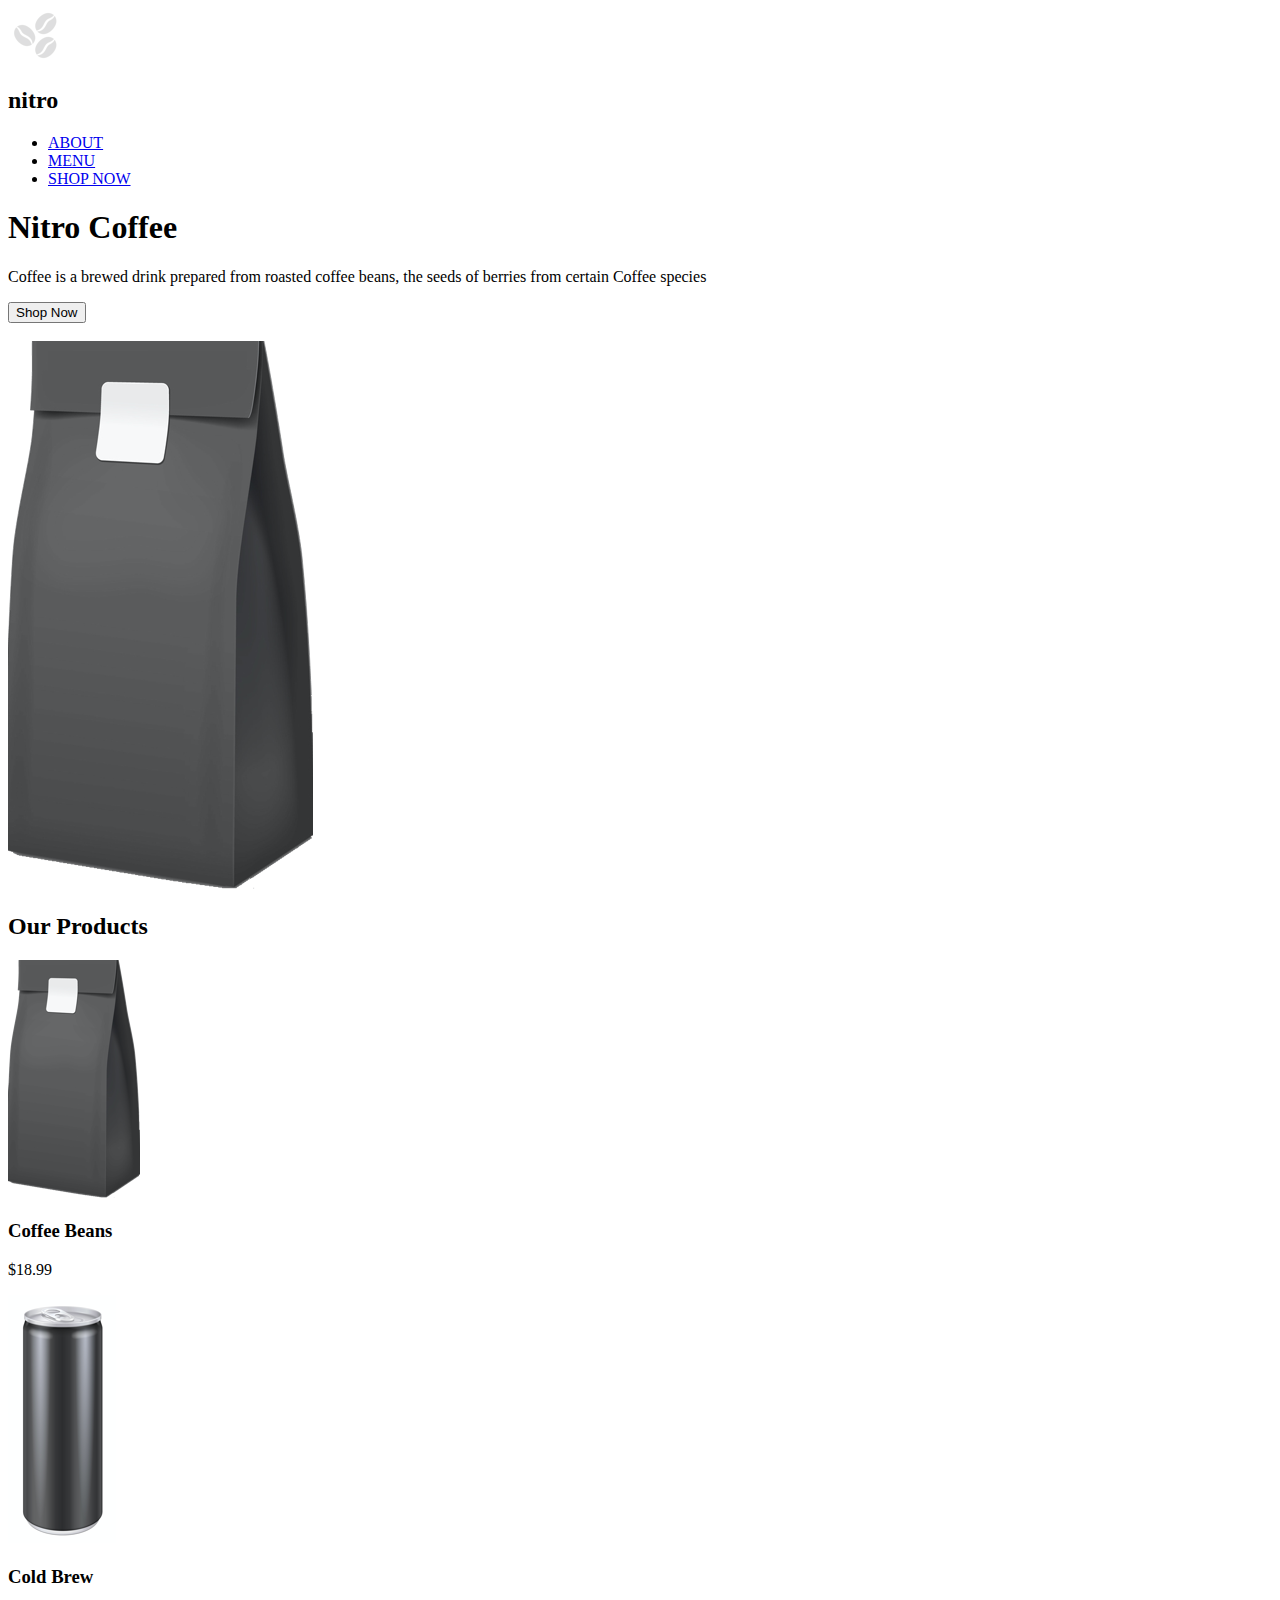
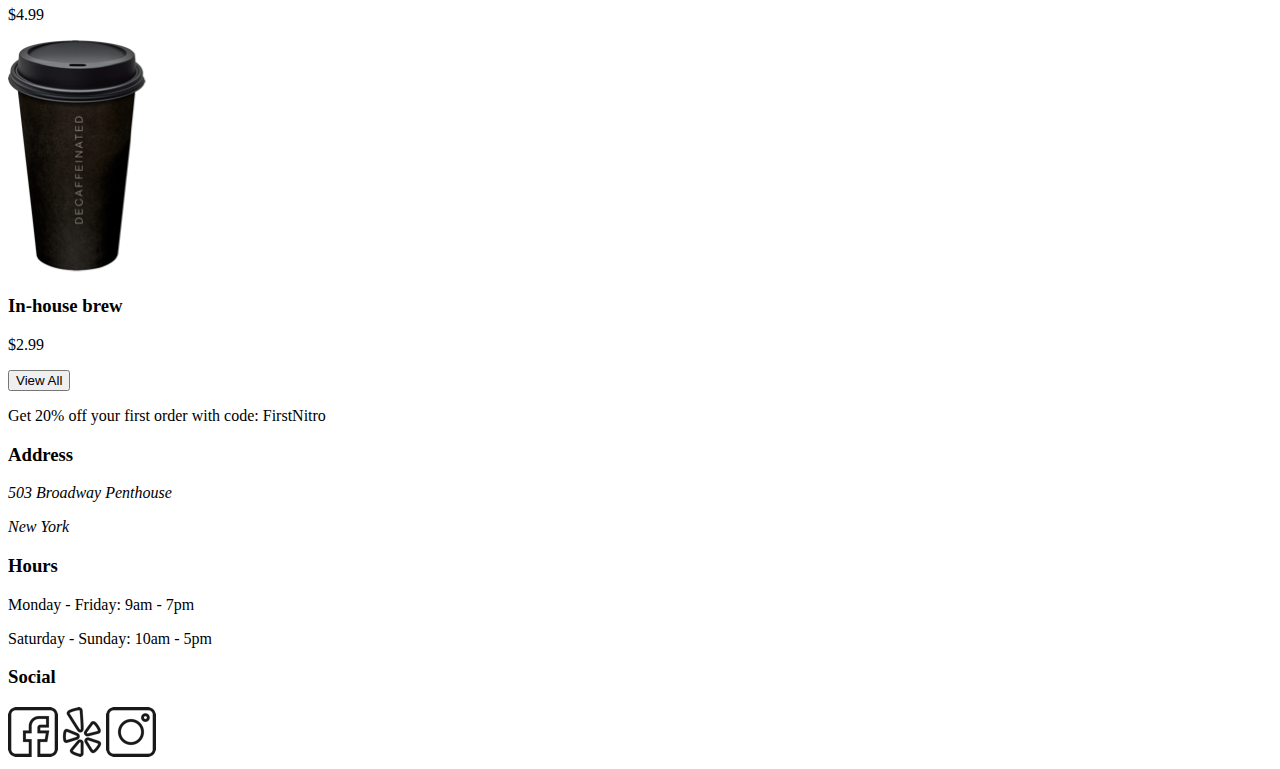
<file: coffee-shop-exercise/day-01/index.html>
<!DOCTYPE html>
<html lang="en">
<head>
    <meta charset="UTF-8">
    <meta name="viewport" content="width=device-width, initial-scale=1.0">
    <meta http-equiv="X-UA-Compatible" content="ie=edge">
    <title>Welcome to Nitro</title>
</head>
<body>
    <header>
        <nav>
            <img src="../assets/logobeans.png" alt="Nitro">
            <h2>nitro</h2>
            <ul>
                <li>
                    <a href="#">ABOUT</a>
                </li>
                <li>
                    <a href="#">MENU</a>
                </li>
                <li>
                    <a href="#">SHOP NOW</a>
                </li>
            </ul>
        </nav>
        <h1>Nitro Coffee</h1>
        <p>Coffee is a brewed drink prepared from roasted coffee beans, the seeds of berries from certain Coffee species</p>
        <div>
            <button>Shop Now</button>
        </div>
        <br>
            <img src="../assets/coffeebeans-hero.png" alt="Coffee Bag">
    </header>
    <main>
        <section id="products">
            <h2>Our Products</h2>
            <article class="product">
                <img src="../assets/coffeebeans.png" alt="Coffee Beans">
                <h3>Coffee Beans</h3>
                <p>$18.99</p>
            </article>
            <article class="product">
                <img src="../assets/coldbrew.png" alt="Cold Brew">
                <h3>Cold Brew</h3>
                <p>$4.99</p>
            </article>
            <article class="product">
                <img src="../assets/inhousebrew.png" alt="In-House brew">
                <h3>In-house brew</h3>
                <p>$2.99</p>
            </article>
            <button>View All</button>
        </section>

        <section id="discounts">
            <p>
                Get 20% off your first order with code: FirstNitro
            </p>
        </section>
    </main>
    <footer>
        <div>
            <h3> Address </h3>
            <address>
                <p> 503 Broadway Penthouse</p>
                <p>New York</p>
            </address>
        </div>
        <div>
            <h3> Hours </h3>
            <p> Monday - Friday: 9am - 7pm</p>
            <p> Saturday - Sunday: 10am - 5pm</p>
        </div>
        <div>
            <h3>Social</h3>
            <img src="../assets/facebook.png" alt="facebook">
            <img src="../assets/yelp.png" alt="yelp">
            <img src="../assets/instagram.png" alt="instagram">
        </div>
    </footer>
</body>
</html>
</file>
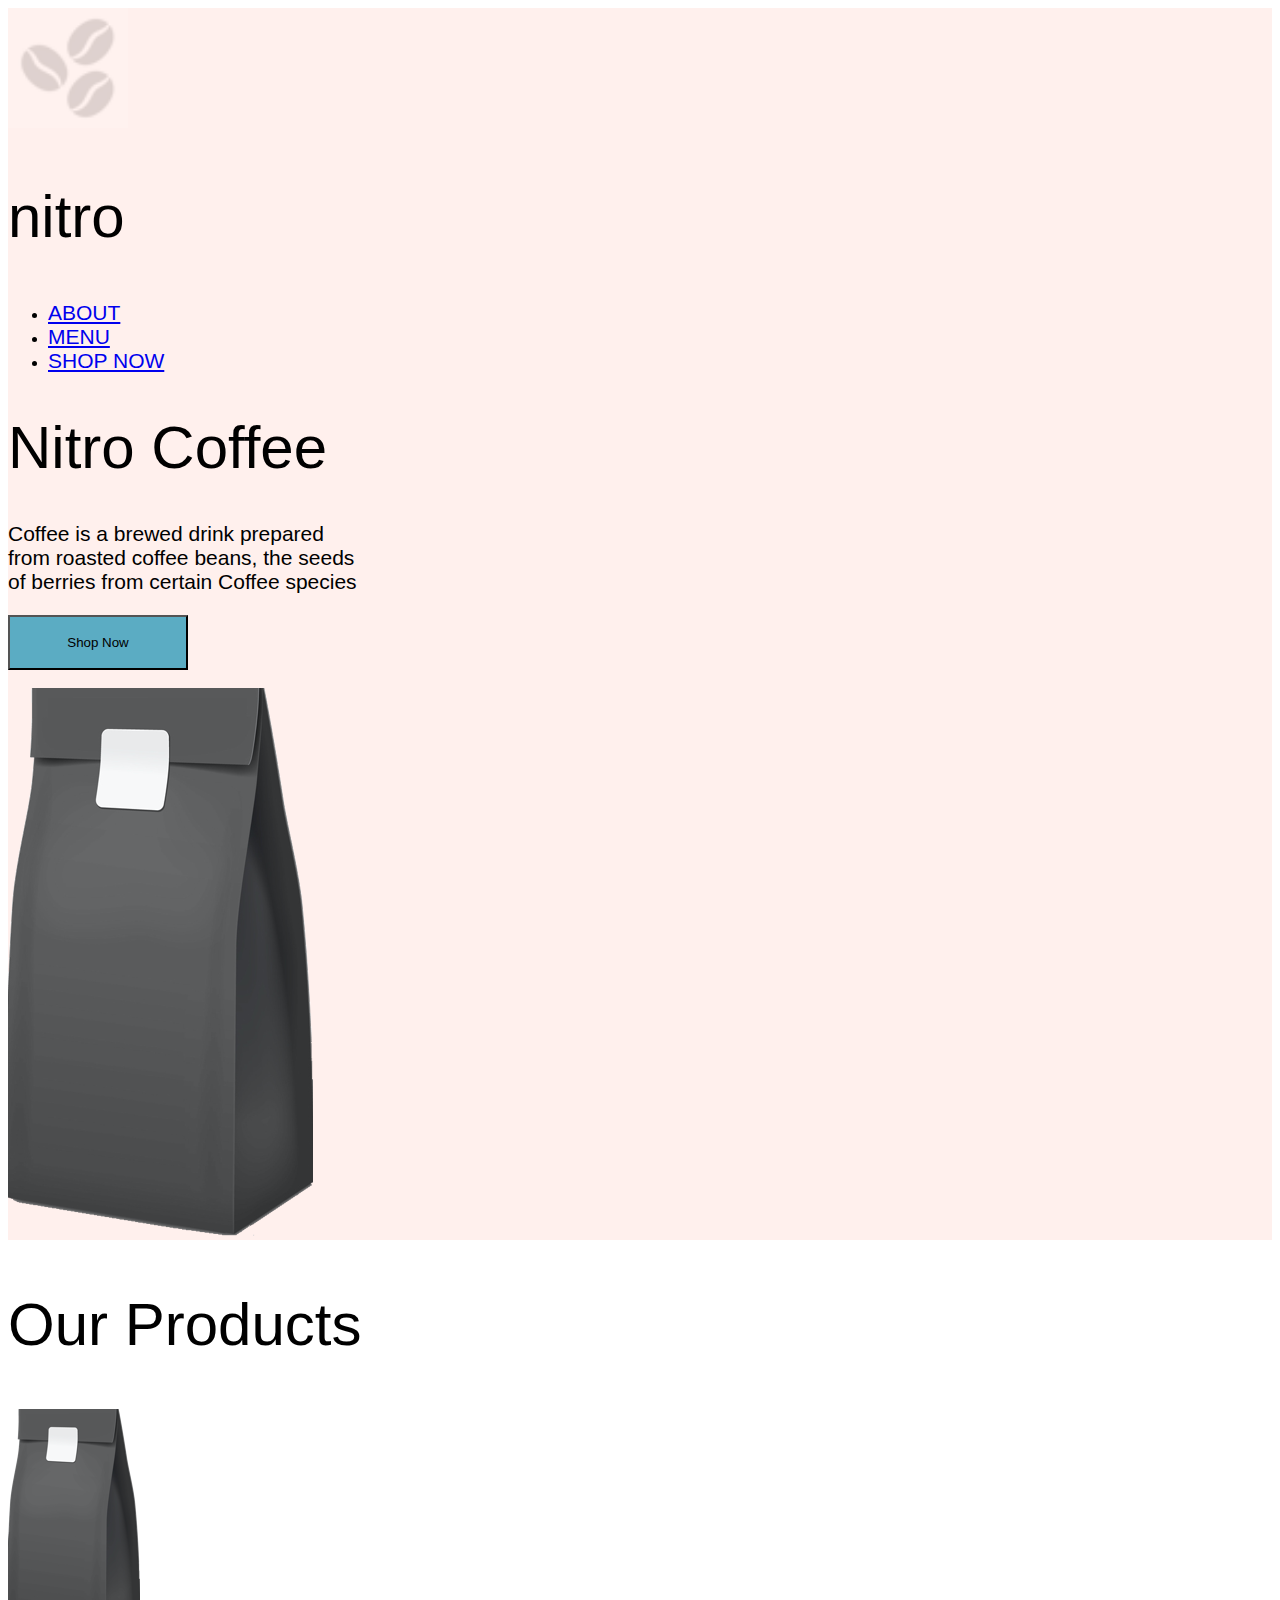
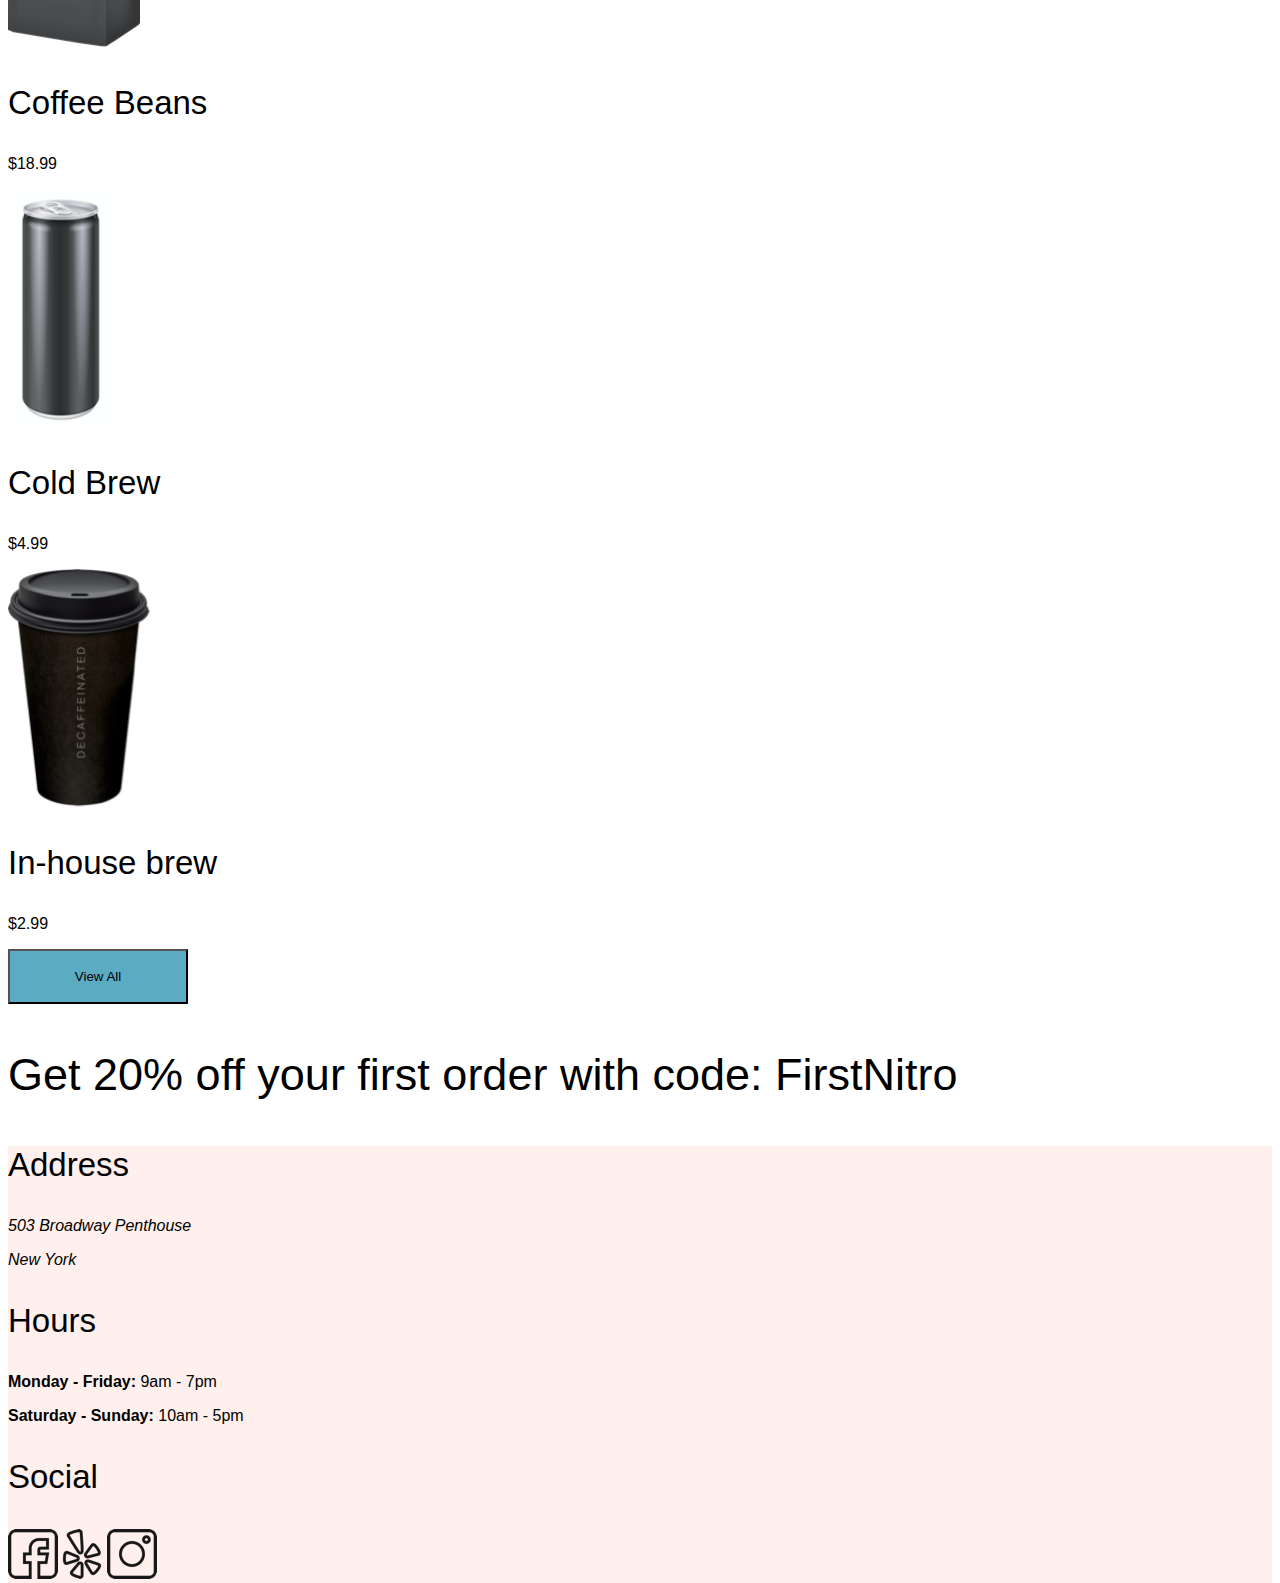
<file: coffee-shop-exercise/day-02/index.html>
<!DOCTYPE html>
<html lang="en">
<head>
    <meta charset="UTF-8">
    <meta name="viewport" content="width=device-width, initial-scale=1.0">
    <meta http-equiv="X-UA-Compatible" content="ie=edge">
    <title>Welcome to Nitro</title>
    <link rel="stylesheet" href="styles.css">
</head>
<body>
    <header class="header">
        <nav>
            <img id="logobeans_image" src="../assets/logobeans.png" alt="Nitro">
            <h2>nitro</h2>
            <ul>
                <li>
                    <a href="#" class="nav_link">ABOUT</a>
                </li>
                <li>
                    <a href="#" class="nav_link">MENU</a>
                </li>
                <li>
                    <a href="#" class="nav_link">SHOP NOW</a>
                </li>
            </ul>
        </nav>
        <h1>Nitro Coffee</h1>
        <p class="coffee_description">Coffee is a brewed drink prepared from roasted coffee beans, the seeds of berries from certain Coffee species</p>
        <div>
            <button class="landing_page_button">Shop Now</button>
        </div>
        <br>
            <img class="big_coffee_bag" src="../assets/coffeebeans-hero.png" alt="Coffee Bag">
    </header>
    <main>
        <section id="products">
            <h2>Our Products</h2>
            <article class="product">
                <img class="illustration" src="../assets/coffeebeans.png" alt="Coffee Beans">
                <h3>Coffee Beans</h3>
                <p>$18.99</p>
            </article>
            <article class="product">
                <img class="illustration" src="../assets/coldbrew.png" alt="Cold Brew">
                <h3>Cold Brew</h3>
                <p>$4.99</p>
            </article>
            <article class="product">
                <img class="illustration" src="../assets/inhousebrew.png" alt="In-House brew">
                <h3>In-house brew</h3>
                <p>$2.99</p>
            </article>
            <button class="landing_page_button">View All</button>
        </section>

        <section>
            <p class="discount_text">
                Get 20% off your first order with code: FirstNitro
            </p>
        </section>
    </main>
    <footer class="header">
        <div>
            <h3> Address </h3>
            <address>
                <p> 503 Broadway Penthouse</p>
                <p>New York</p>
            </address>
        </div>
        <div>
            <h3> Hours </h3>
            <p> <strong> Monday - Friday:</strong> 9am - 7pm</p>
            <p> <strong> Saturday - Sunday: </strong> 10am - 5pm</p>
        </div>
        <div>
            <h3>Social</h3>
            <img class="icon" src="../assets/facebook.png" alt="facebook">
            <img class="icon" src="../assets/yelp.png" alt="yelp">
            <img class="icon" src="../assets/instagram.png" alt="instagram">
        </div>
    </footer>
</body>
</html>
</file>
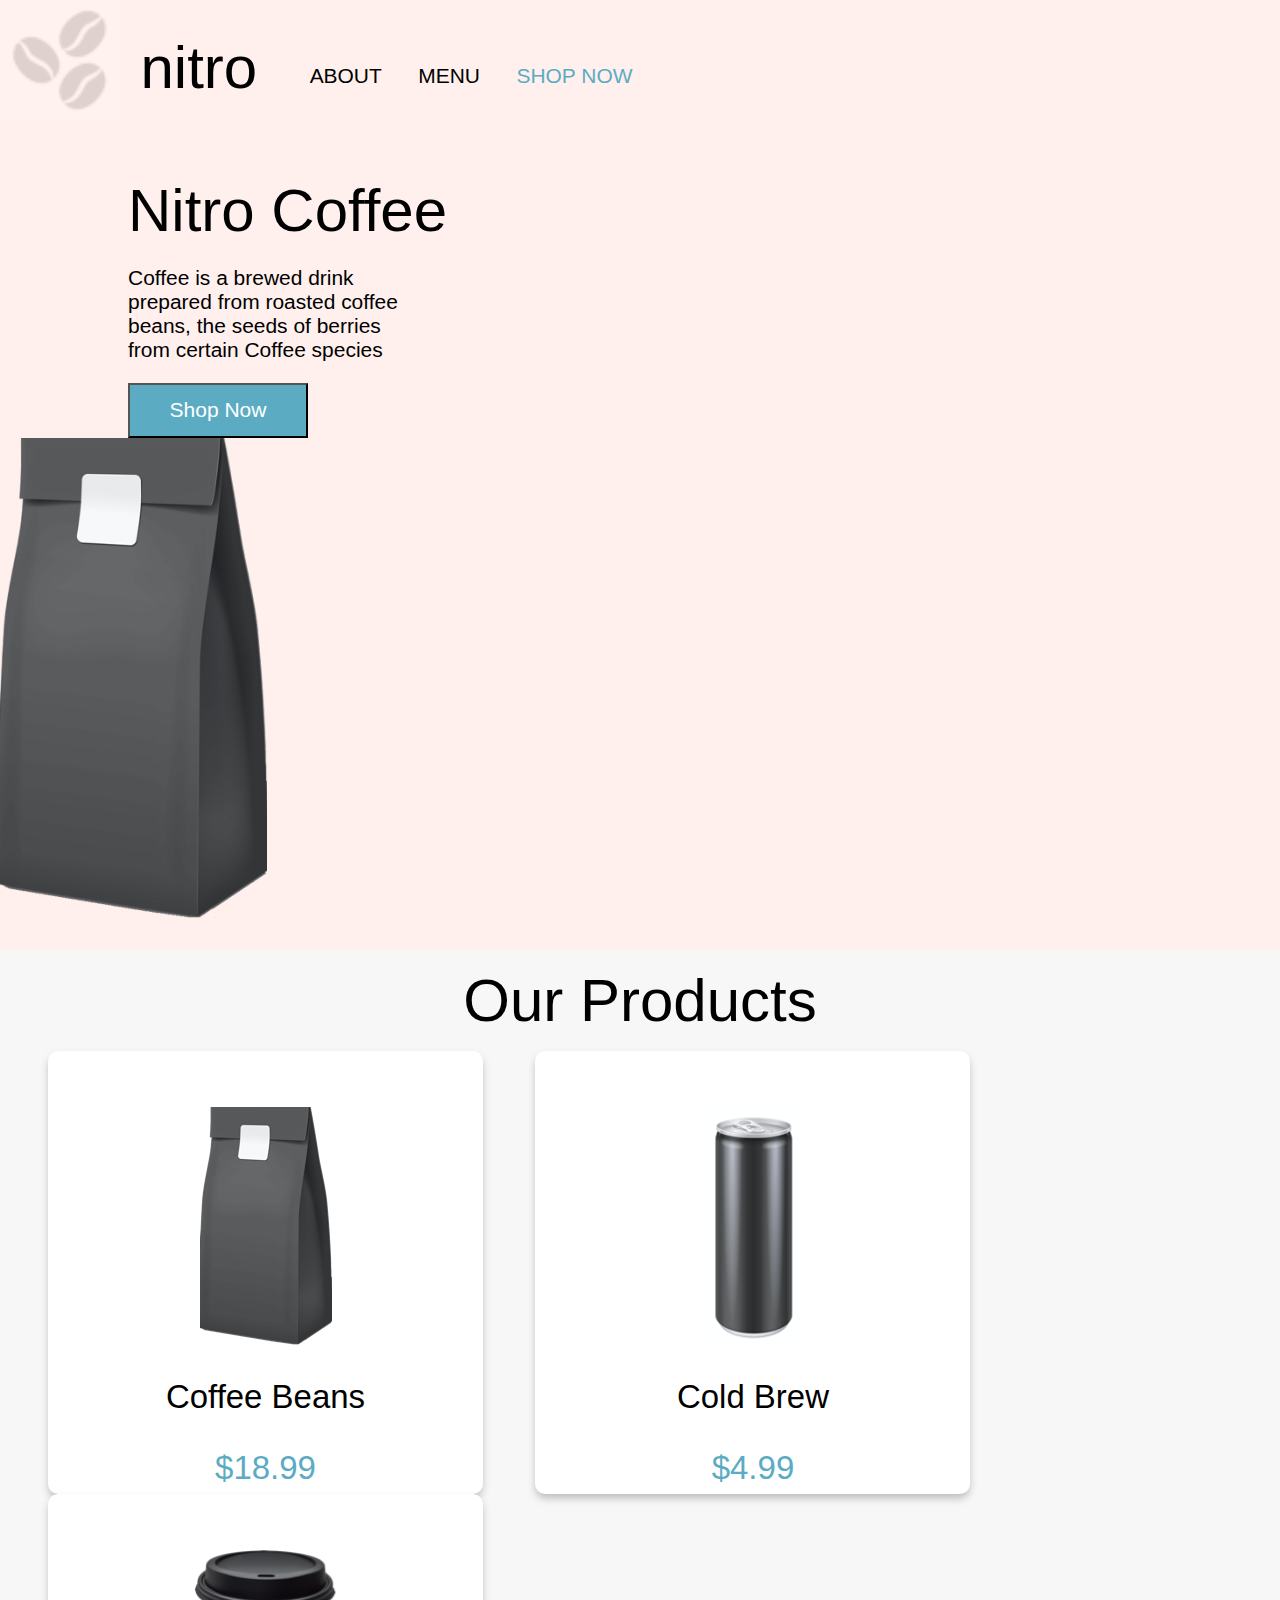
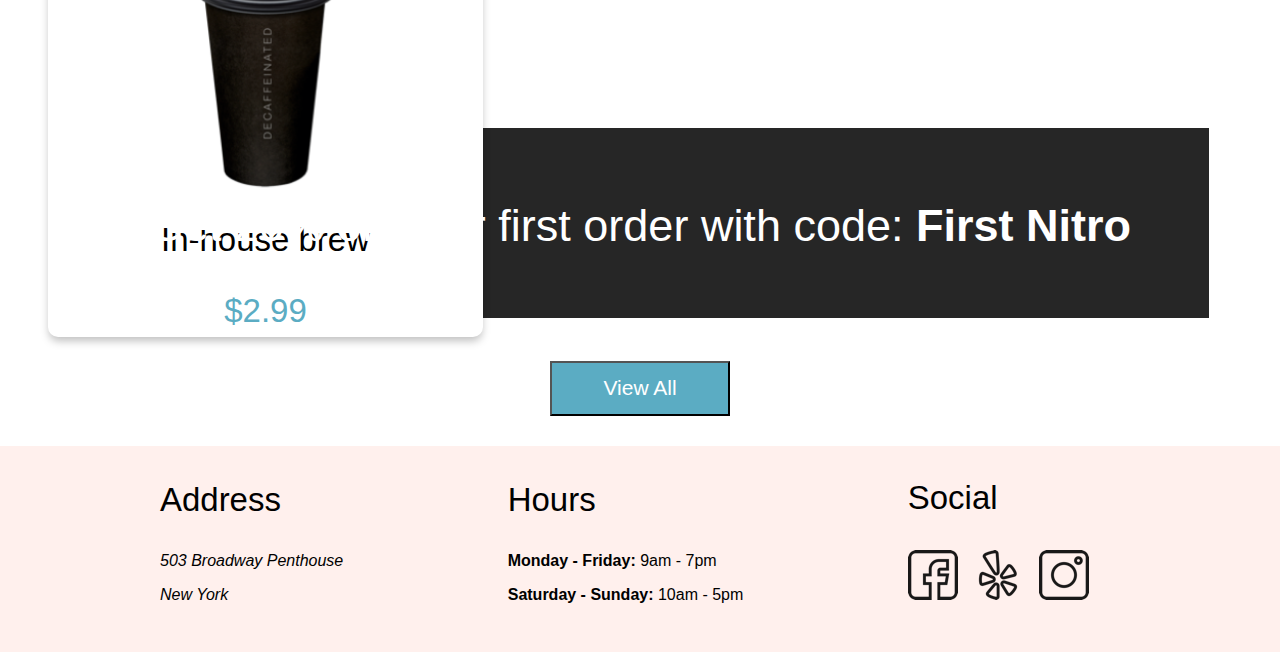
<file: coffee-shop-exercise/day-05/index.html>
<!DOCTYPE html>
<html lang="en">
<head>
    <meta charset="UTF-8">
    <meta name="viewport" content="width=device-width, initial-scale=1.0">
    <meta http-equiv="X-UA-Compatible" content="ie=edge">
    <title>Welcome to Nitro</title>
    <link rel="stylesheet" href="css/main.css">
</head>
<body>
    <header class="header">
        <nav class="main_nav">
            <a href="index.html">
                <img id="logobeans_image" src="../assets/logobeans.png"  alt="Nitro">
            </a>
            <h2 class="nav_items">nitro</h2>
            <ul class="nav_items">
                <li class="nav_link">
                    <a href="index.html" >ABOUT</a>
                </li>
                <li class="nav_link">
                    <a href="pages/menu.html">MENU</a>
                </li>
                <li class="nav_link">
                    <a href="pages/menu.html" class="colored_link">SHOP NOW</a>
                </li>
            </ul>
        </nav>
        <article class="coffee-intro">
            <h1>Nitro Coffee</h1>
            <p class="coffee_description">Coffee is a brewed drink prepared from roasted coffee beans, the seeds of berries from certain Coffee species</p>
            <!-- <div> -->
                <button class="landing_page_button">Shop Now</button>
            <!-- </div> -->
        </article>
        <!-- <br> -->
            <img class="big_coffee_bag" src="../assets/coffeebeans-hero.png" alt="Coffee Bag">
    </header>
    <main>
        <section class="products-section">
            <h2 class="product-header">Our Products</h2>
            <article class="product">
                <img class="illustration product__image" src="../assets/coffeebeans.png" alt="Coffee Beans">
                <h3 class="product__title">Coffee Beans</h3>
                <p class="product__price">$18.99</p>
            </article>
            <article class="product">
                <img class="illustration product__image" src="../assets/coldbrew.png" alt="Cold Brew">
                <h3 class="product__title">Cold Brew</h3>
                <p class="product__price">$4.99</p>
            </article>
            <article class="product">
                <img class="illustration product__image" src="../assets/inhousebrew.png" alt="In-House brew">
                <h3 class="product__title">In-house brew</h3>
                <p class="product__price">$2.99</p>
            </article>
            <button class="landing_page_button products-section__button">View All</button>
        </section>

        <section class="discount-banner">
            <p class="discount-banner__text">
                Get 20% off your first order with code: <span class="banner__text--emphasis">First Nitro</span>
            </p>
        </section>
    </main>
    <footer class="footer">
        <div class="footer__item">
            <h3> Address </h3>
            <address>
                <p> 503 Broadway Penthouse</p>
                <p>New York</p>
            </address>
        </div>
        <div class="footer__item">
            <h3> Hours </h3>
            <p> <strong> Monday - Friday:</strong> 9am - 7pm</p>
            <p> <strong> Saturday - Sunday: </strong> 10am - 5pm</p>
        </div>
        <div class="footer__item">
            <h3>Social</h3>
            <a href="http://www.facebook.com" target="_blank">
                <img class="footer__item--icon" src="../assets/facebook.png" alt="facebook">
            </a>
            <a href="http://www.yelp.com" target="_blank">
                <img class="footer__item--icon" src="../assets/yelp.png" alt="yelp">
            </a>
            <a href="http://www.instagram.com" target="_blank">
                <img class="footer__item--icon" src="../assets/instagram.png" alt="instagram">
            </a>
        </div>
    </footer>
</body>
</html>
</file>
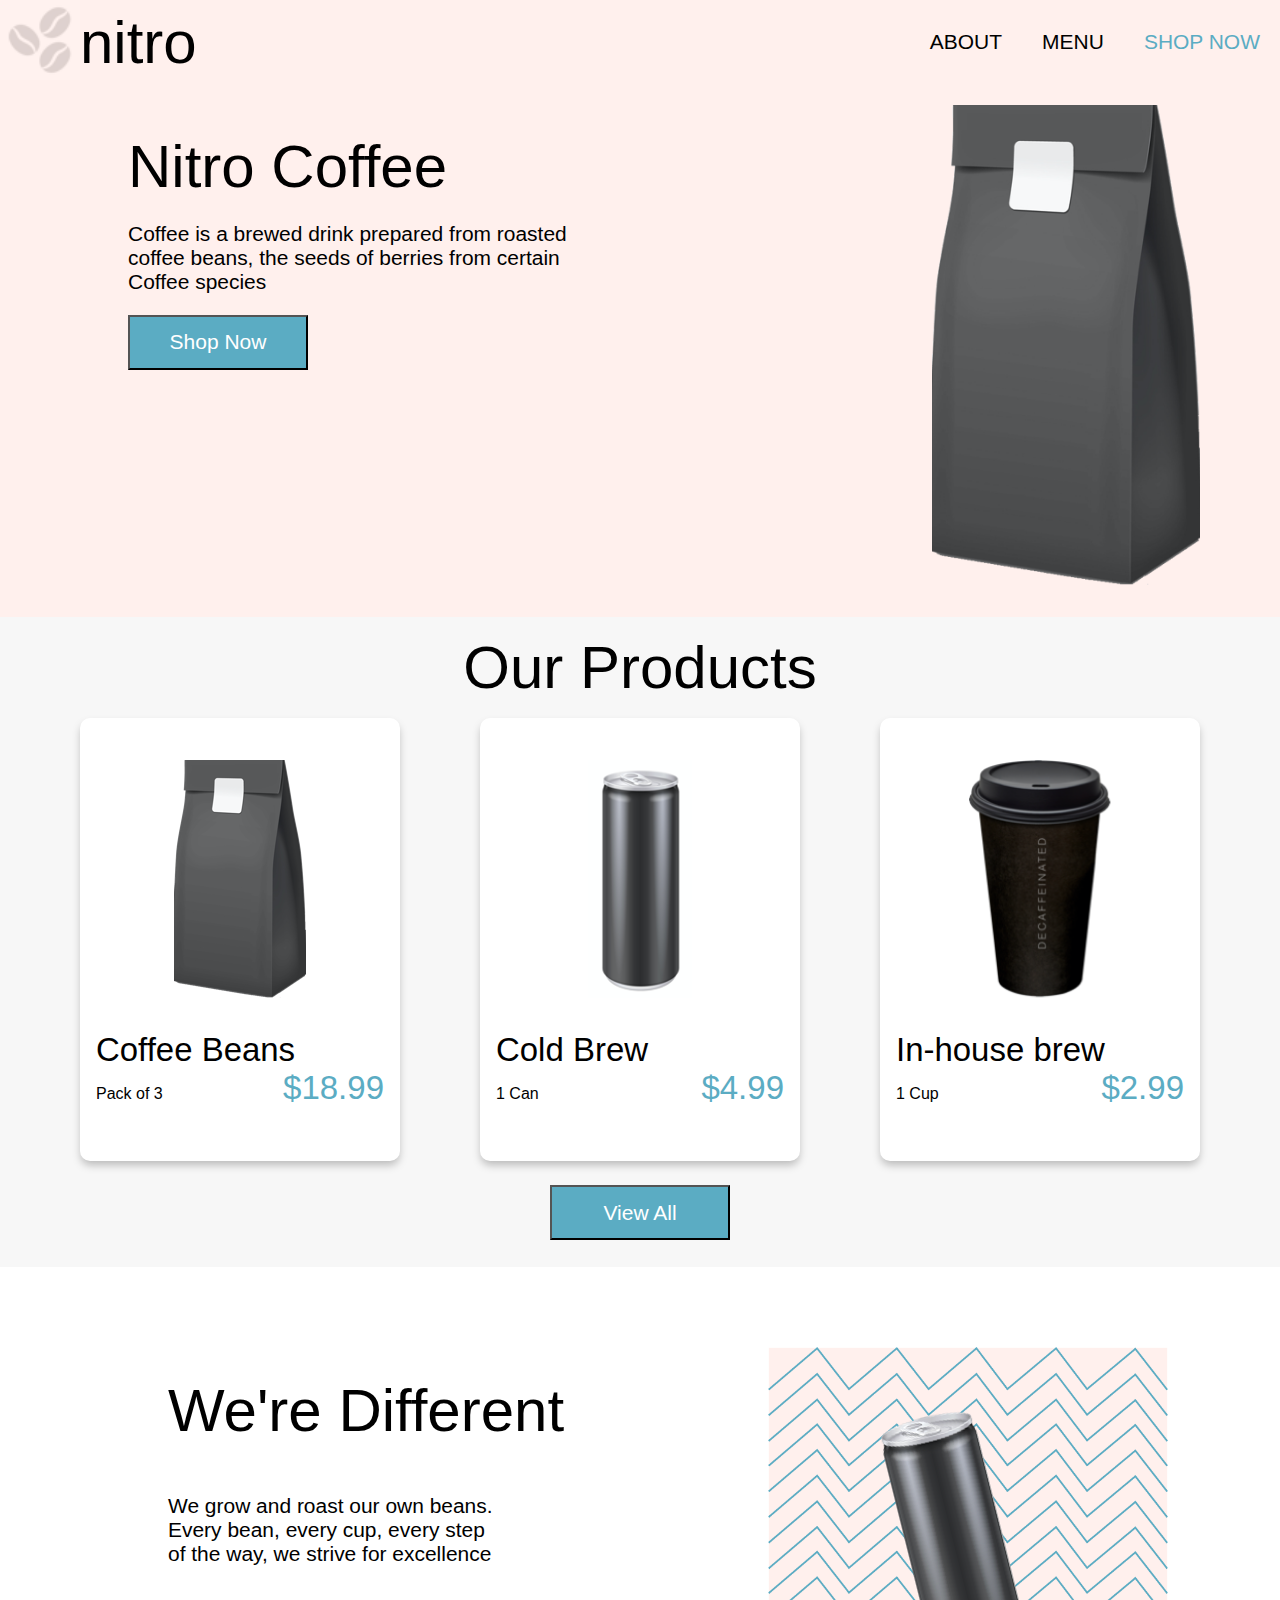
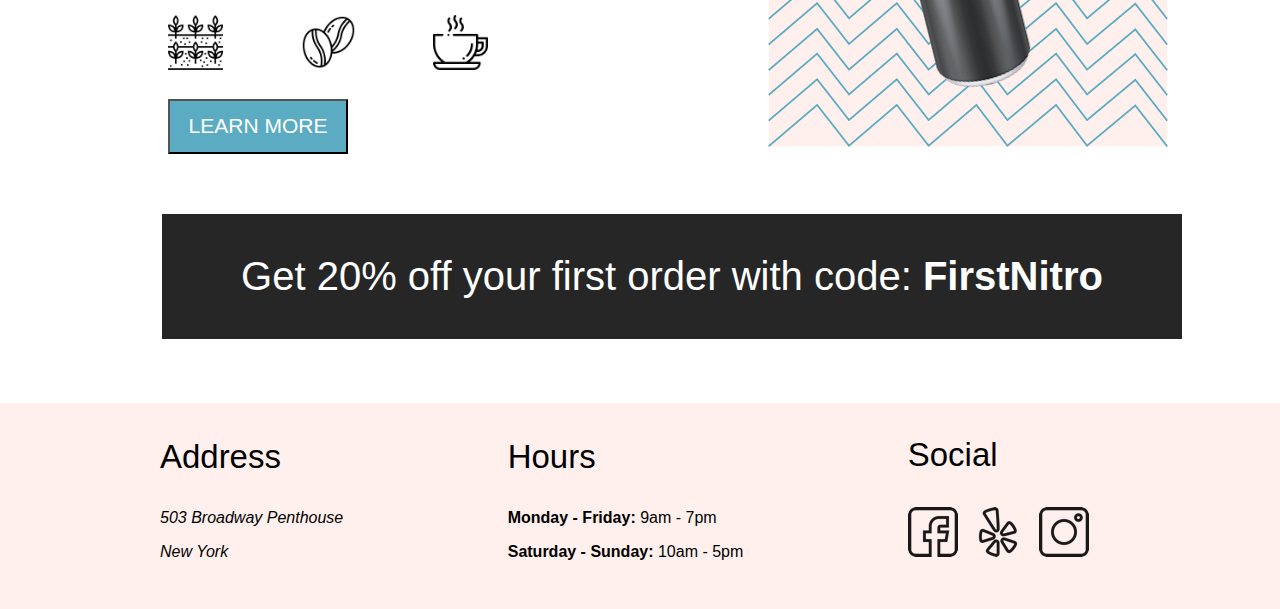
<file: coffee-shop-exercise/day-06/index.html>
<!DOCTYPE html>
<html lang="en">
<head>
    <meta charset="UTF-8">
    <meta name="viewport" content="width=device-width, initial-scale=1.0">
    <meta http-equiv="X-UA-Compatible" content="ie=edge">
    <title>Welcome to Nitro</title>
    <link rel="stylesheet" href="css/main.css">
</head>
<body>
    <header class="header">
        <nav class="main_nav">
            <a href="index.html">
                <img id="logobeans_image" src="../assets/logobeans.png"  alt="Nitro">
            </a>
            <h2 class="nav_items">nitro</h2>
            <ul class="nav_items nav-items__links">
                <li class="nav_link">
                    <a href="index.html" >ABOUT</a>
                </li>
                <li class="nav_link">
                    <a href="pages/menu.html">MENU</a>
                </li>
                <li class="nav_link">
                    <a href="pages/menu.html" class="colored_link">SHOP NOW</a>
                </li>
            </ul>
        </nav>
        <article class="coffee-intro">
            <h1>Nitro Coffee</h1>
            <p class="coffee_description">Coffee is a brewed drink prepared from roasted coffee beans, the seeds of berries from certain Coffee species</p>
            <!-- <div> -->
                <button class="landing_page_button">Shop Now</button>
            <!-- </div> -->
        </article>
        <!-- <br> -->
            <img class="big_coffee_bag" src="../assets/coffeebeans-hero.png" alt="Coffee Bag">
    </header>
    <main>
        <section class="products-section">
            <h2 class="product-header">Our Products</h2>
            <section class="products">
                <article class="product">
                    <img class="illustration product__image" src="../assets/coffeebeans.png" alt="Coffee Beans">
                    <section class="product-details">
                        <h3 class="product-details__title">Coffee Beans</h3>
                        <div class="product-detail">
                            <p class="product-details__quantity">Pack of 3</p>
                            <p class="product-details__price">$18.99</p>
                        </div>
                    </section>
                </article>
                <article class="product">
                    <img class="illustration product__image" src="../assets/coldbrew.png" alt="Cold Brew">
                    <section class="product-details">
                        <h3 class="product-details__title">Cold Brew</h3>
                        <div class="product-detail">
                            <p class="product-details__quantity">1 Can</p>
                            <p class="product-details__price">$4.99</p>
                        </div>
                    </section>
                </article>
                <article class="product">
                    <img class="illustration product__image" src="../assets/inhousebrew.png" alt="In-House brew">
                    <section class="product-details">
                        <h3 class="product-details__title">In-house brew</h3>
                        <div class="product-detail">
                            <p class="product-details__quantity">1 Cup</p>
                            <p class="product-details__price">$2.99</p>
                        </div>
                    </section>
                </article>
            </section>
            <button class="landing_page_button products-section__button">View All</button>
        </section>
        <article class="branding-section">
        <section class="branding">
            <section class="learn-more">
                <h1 class="learn-more__title">We're Different</h1>
                <p class="coffee_description learn-more__description">We grow and roast our own beans. Every bean, every cup, every step of the way, we strive for excellence</p>
                <section class="learn-more__icons">
                    <img class="learn-more__icon" src="../assets/planting-icon.png" alt="Plant Icon">
                    <img class="learn-more__icon" src="../assets/2-coffee-beans-icon.png" alt="Coffee Beans Icon">
                    <img class="learn-more__icon" src="../assets/coffee-cup-icon.png" alt="">
                </section>
                <button class="landing_page_button learn-more__button">LEARN MORE</button>
            </section>
            <section class="titled-can-background">
                <img class="cold-brew-background" src="../assets/coldbrewbackground.png" alt="cold brew background">
                <img class="tilted-can" src="../assets/tiltedcan.png" alt="Tilted Can">
            </section>
        </section>
        <section class="discount-banner">
            <p class="discount-banner__text">
                Get 20% off your first order with code: <span class="banner__text--emphasis">FirstNitro</span>
            </p>
        </section>
        </article>
    </main>
    <footer class="footer">
        <div class="footer__item">
            <h3> Address </h3>
            <address>
                <p> 503 Broadway Penthouse</p>
                <p>New York</p>
            </address>
        </div>
        <div class="footer__item">
            <h3> Hours </h3>
            <p> <strong> Monday - Friday:</strong> 9am - 7pm</p>
            <p> <strong> Saturday - Sunday: </strong> 10am - 5pm</p>
        </div>
        <div class="footer__item">
            <h3>Social</h3>
            <a href="http://www.facebook.com" target="_blank">
                <img class="footer__item--icon" src="../assets/facebook.png" alt="facebook">
            </a>
            <a href="http://www.yelp.com" target="_blank">
                <img class="footer__item--icon" src="../assets/yelp.png" alt="yelp">
            </a>
            <a href="http://www.instagram.com" target="_blank">
                <img class="footer__item--icon" src="../assets/instagram.png" alt="instagram">
            </a>
        </div>
    </footer>
</body>
</html>
</file>
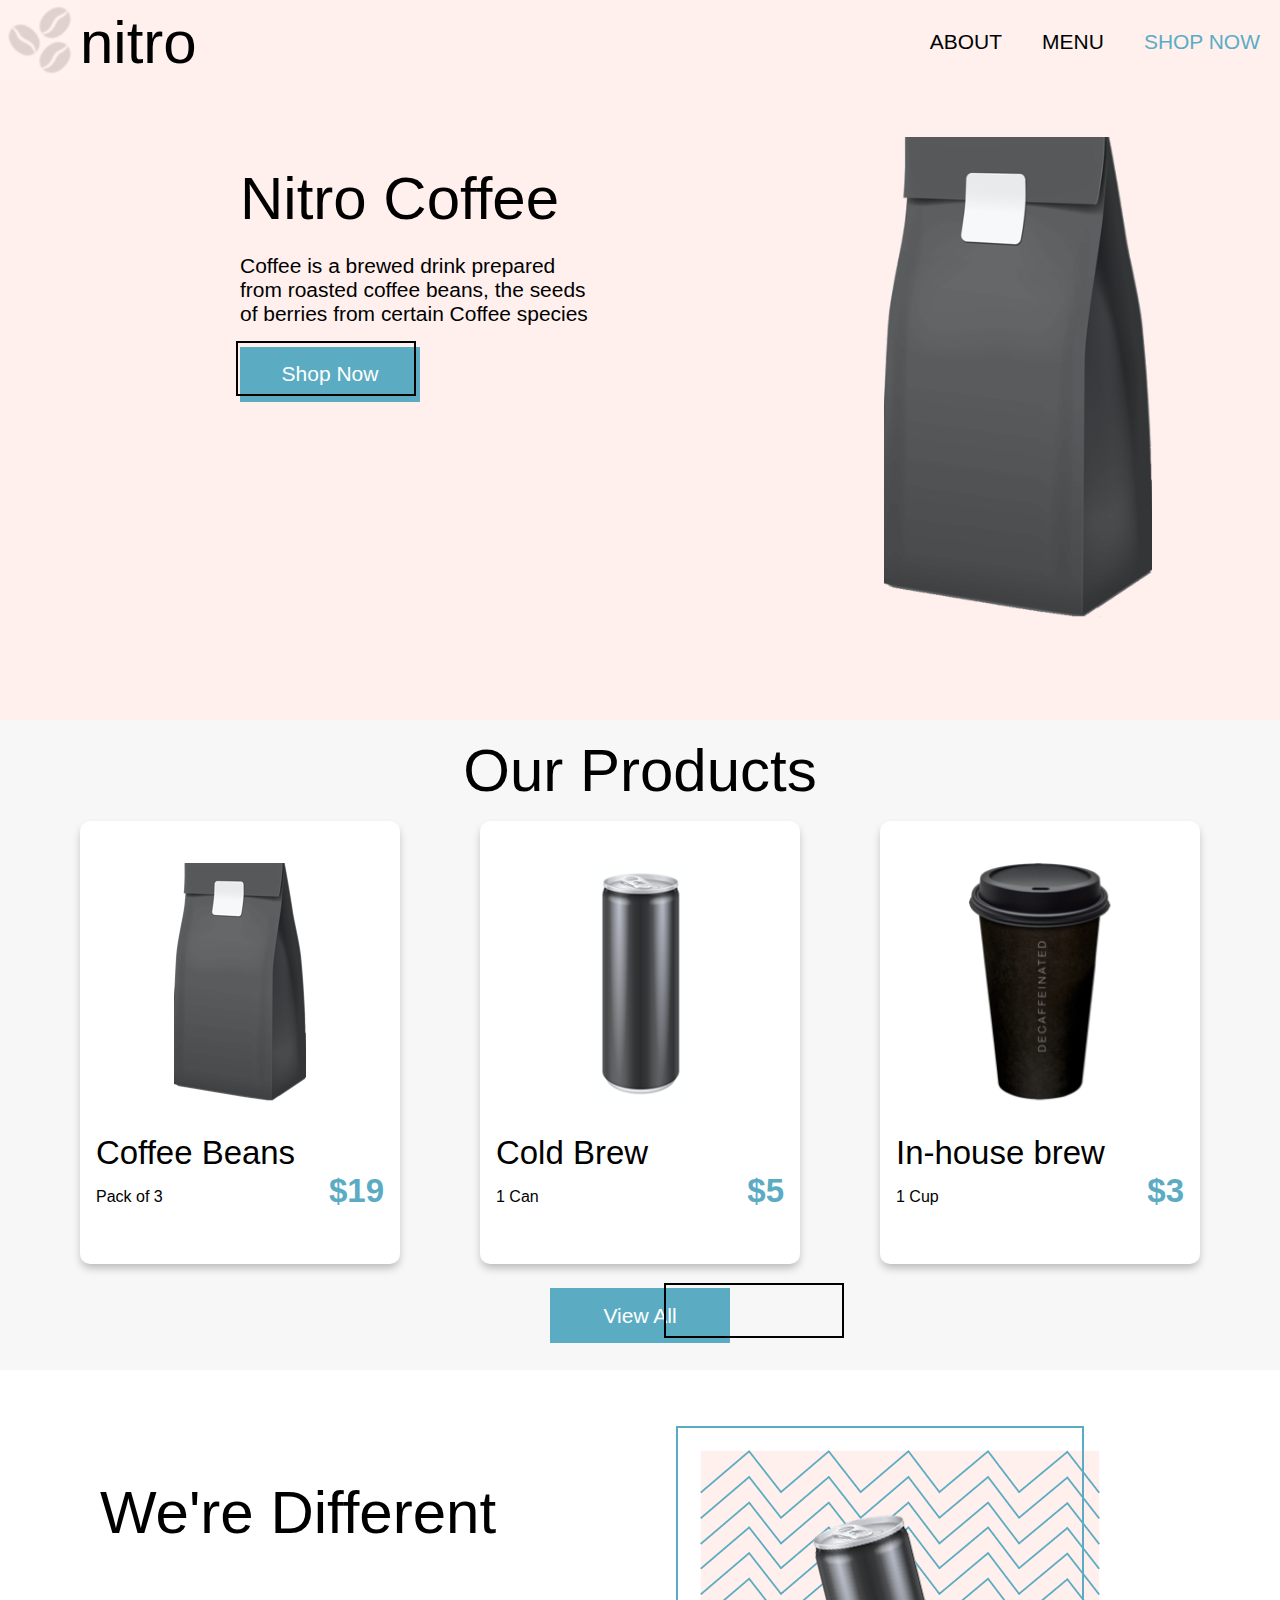
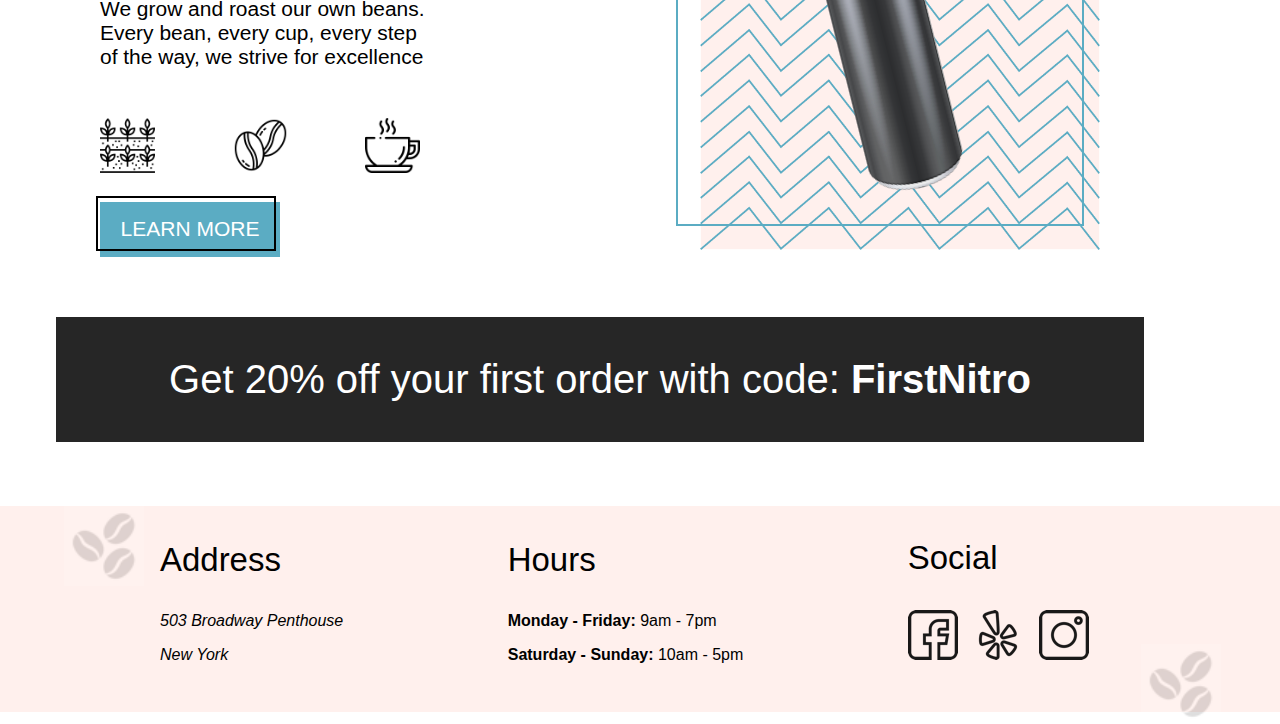
<file: coffee-shop-exercise/day-07/index.html>
<!DOCTYPE html>
<html lang="en">
<head>
    <meta charset="UTF-8">
    <meta name="viewport" content="width=device-width, initial-scale=1.0">
    <meta http-equiv="X-UA-Compatible" content="ie=edge">
    <title>Welcome to Nitro</title>
    <link rel="stylesheet" href="css/main.css">
</head>
<body>
    <header class="header">
        <nav class="main_nav">
            <a href="index.html">
                <img class="logobeans_image" src="../assets/logobeans.png"  alt="Nitro">
            </a>
            <h2 class="nav_items">nitro</h2>
            <ul class="nav_items nav-items__links">
                <li class="nav_link">
                    <a href="index.html" >ABOUT</a>
                </li>
                <li class="nav_link">
                    <a href="pages/menu.html">MENU</a>
                </li>
                <li class="nav_link">
                    <a href="pages/menu.html" class="colored_link">SHOP NOW</a>
                </li>
            </ul>
        </nav>
        <article class="coffee-intro">
            <h1>Nitro Coffee</h1>
            <p class="coffee_description">Coffee is a brewed drink prepared from roasted coffee beans, the seeds of berries from certain Coffee species</p>
            <section class="button-detail">
                <div class="button-border"></div>
                <button class="landing_page_button">Shop Now</button>
            </section>
        </article>
        <!-- <br> -->
            <img class="big_coffee_bag" src="../assets/coffeebeans-hero.png" alt="Coffee Bag">
    </header>
    <main>
        <section class="products-section">
            <h2 class="product-header">Our Products</h2>
            <section class="products">
                <article class="product">
                    <img class="illustration product__image" src="../assets/coffeebeans.png" alt="Coffee Beans">
                    <section class="product-details">
                        <h3 class="product-details__title">Coffee Beans</h3>
                        <div class="product-detail">
                            <p class="product-details__quantity">Pack of 3</p>
                            <p class="product-details__price">$19</p>
                        </div>
                    </section>
                </article>
                <article class="product">
                    <img class="illustration product__image" src="../assets/coldbrew.png" alt="Cold Brew">
                    <section class="product-details">
                        <h3 class="product-details__title">Cold Brew</h3>
                        <div class="product-detail">
                            <p class="product-details__quantity">1 Can</p>
                            <p class="product-details__price">$5</p>
                        </div>
                    </section>
                </article>
                <article class="product">
                    <img class="illustration product__image" src="../assets/inhousebrew.png" alt="In-House brew">
                    <section class="product-details">
                        <h3 class="product-details__title">In-house brew</h3>
                        <div class="product-detail">
                            <p class="product-details__quantity">1 Cup</p>
                            <p class="product-details__price">$3</p>
                        </div>
                    </section>
                </article>
            </section>
            <section class="button-detail">
                <div class="button-border view-all-button-border-positioning"></div>
                <button class="landing_page_button products-section__button">View All</button>
            </section>
        </section>
        <article class="branding-section">
        <section class="branding">
            <section class="learn-more">
                <h1 class="learn-more__title">We're Different</h1>
                <p class="coffee_description learn-more__description">We grow and roast our own beans. Every bean, every cup, every step of the way, we strive for excellence</p>
                <section class="learn-more__icons">
                    <img class="learn-more__icon" src="../assets/planting-icon.png" alt="Plant Icon">
                    <img class="learn-more__icon" src="../assets/2-coffee-beans-icon.png" alt="Coffee Beans Icon">
                    <img class="learn-more__icon" src="../assets/coffee-cup-icon.png" alt="">
                </section>
                <section class="button-detail">
                    <div class="button-border"></div>
                    <button class="landing_page_button learn-more__button">LEARN MORE</button>
                </section>
            </section>
            <section class="tilted-can-background">
                <div class="tilted-can-border"></div>
                <img class="cold-brew-background" src="../assets/coldbrewbackground.png" alt="cold brew background">
                <img class="tilted-can" src="../assets/tiltedcan.png" alt="Tilted Can">
            </section>
        </section>
        <section class="discount-banner">
            <p class="discount-banner__text">
                Get 20% off your first order with code: <span class="banner__text--emphasis">FirstNitro</span>
            </p>
        </section>
        </article>
    </main>
    <footer class="footer">
        <img class="logobeans_image footer-left-positioning" src="../assets/logobeans.png"  alt="Nitro">
        <div class="footer__item">
            <h3> Address </h3>
            <address>
                <p> 503 Broadway Penthouse</p>
                <p>New York</p>
            </address>
        </div>
        <div class="footer__item">
            <h3> Hours </h3>
            <p> <strong> Monday - Friday:</strong> 9am - 7pm</p>
            <p> <strong> Saturday - Sunday: </strong> 10am - 5pm</p>
        </div>
        <div class="footer__item">
            <h3>Social</h3>
            <a href="http://www.facebook.com" target="_blank">
                <img class="footer__item--icon" src="../assets/facebook.png" alt="facebook">
            </a>
            <a href="http://www.yelp.com" target="_blank">
                <img class="footer__item--icon" src="../assets/yelp.png" alt="yelp">
            </a>
            <a href="http://www.instagram.com" target="_blank">
                <img class="footer__item--icon" src="../assets/instagram.png" alt="instagram">
            </a>
        </div>
        <img class="logobeans_image footer-right-positioning" src="../assets/logobeans.png"  alt="Nitro">
    </footer>
</body>
</html>
</file>
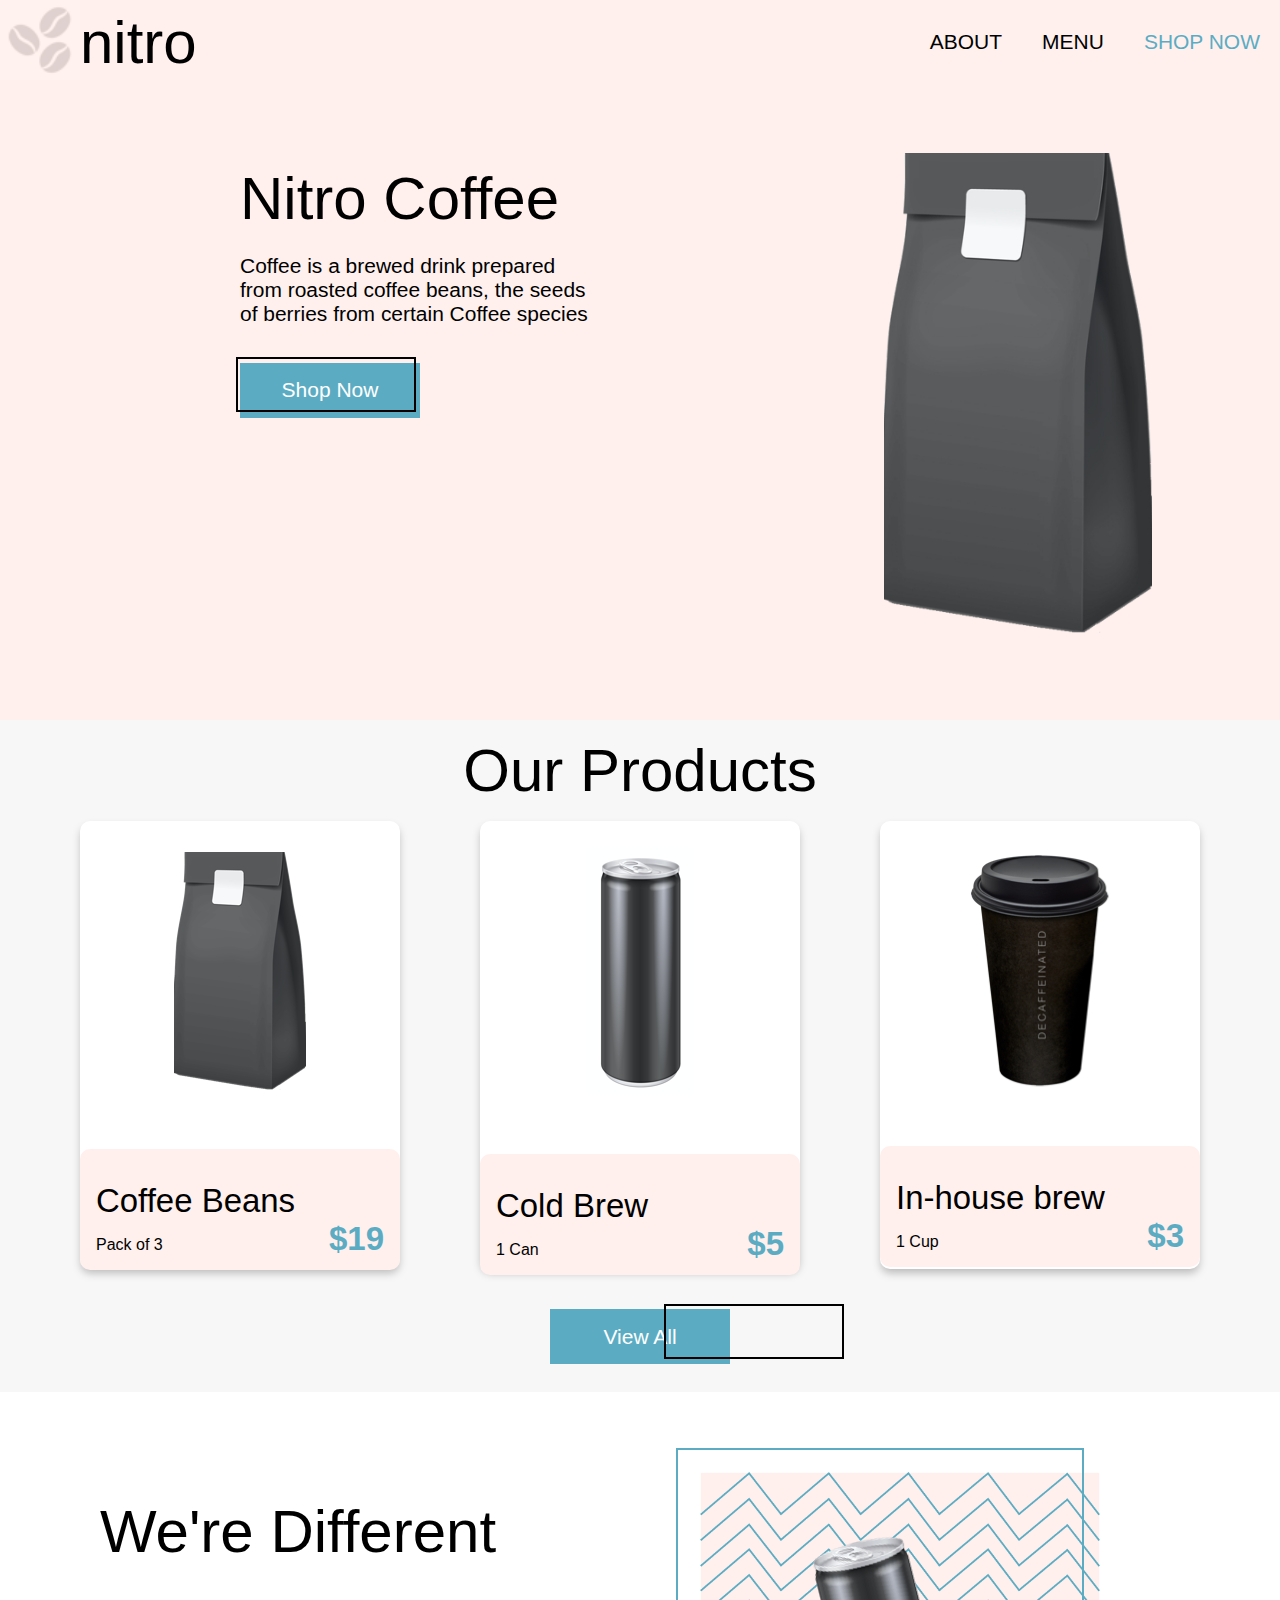
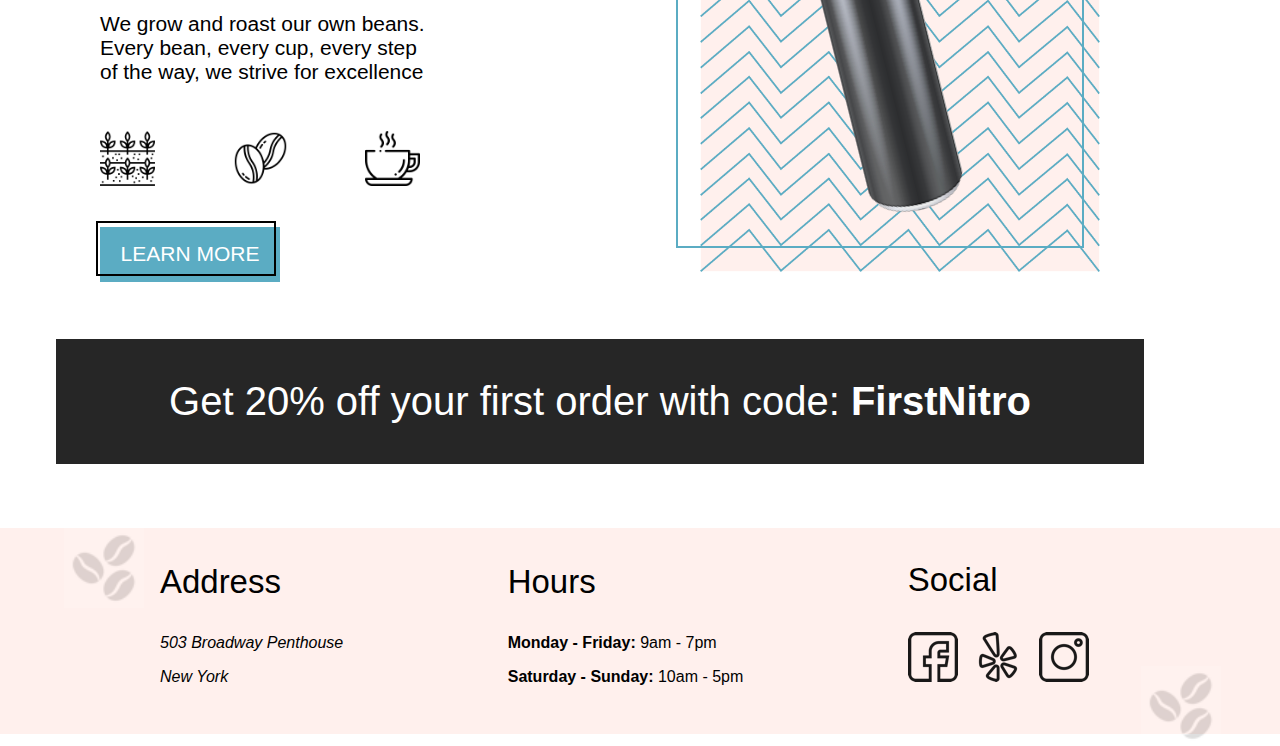
<file: coffee-shop-exercise/day-09/index.html>
<!DOCTYPE html>
<html lang="en">
<head>
    <meta charset="UTF-8">
    <meta name="viewport" content="width=device-width, initial-scale=1.0">
    <meta http-equiv="X-UA-Compatible" content="ie=edge">
    <title>Welcome to Nitro</title>
    <link rel="stylesheet" href="scss/main.css">
</head>
<body>
    <header class="header">
        <nav class="main_nav">
            <a href="index.html">
                <img class="logobeans_image" src="../assets/logobeans.png"  alt="Nitro">
            </a>
            <h2 class="nav_items">nitro</h2>
            <ul class="nav_items nav-items__links">
                <li class="nav_link">
                    <a href="index.html" >ABOUT</a>
                </li>
                <li class="nav_link">
                    <a href="pages/menu.html">MENU</a>
                </li>
                <li class="nav_link">
                    <a href="pages/menu.html" class="colored_link">SHOP NOW</a>
                </li>
            </ul>
        </nav>
        <article class="coffee-intro">
            <h1>Nitro Coffee</h1>
            <p class="coffee_description">Coffee is a brewed drink prepared from roasted coffee beans, the seeds of berries from certain Coffee species</p>
            <section class="button-detail">
                <div class="button-border"></div>
                <button class="landing_page_button">Shop Now</button>
            </section>
        </article>
        <!-- <br> -->
            <img class="big_coffee_bag" src="../assets/coffeebeans-hero.png" alt="Coffee Bag">
    </header>
    <main>
        <section class="products-section">
            <h2 class="product-header">Our Products</h2>
            <section class="products">
                <article class="product">
                    <img class="illustration product__image" src="../assets/coffeebeans.png" alt="Coffee Beans">
                    <section class="product-details">
                        <h3 class="product-details__title">Coffee Beans</h3>
                        <div class="product-detail">
                            <p class="product-details__quantity">Pack of 3</p>
                            <p class="product-details__price">$19</p>
                        </div>
                    </section>
                </article>
                <article class="product">
                    <img class="illustration product__image" src="../assets/coldbrew.png" alt="Cold Brew">
                    <section class="product-details">
                        <h3 class="product-details__title">Cold Brew</h3>
                        <div class="product-detail">
                            <p class="product-details__quantity">1 Can</p>
                            <p class="product-details__price">$5</p>
                        </div>
                    </section>
                </article>
                <article class="product">
                    <img class="illustration product__image" src="../assets/inhousebrew.png" alt="In-House brew">
                    <section class="product-details">
                        <h3 class="product-details__title">In-house brew</h3>
                        <div class="product-detail">
                            <p class="product-details__quantity">1 Cup</p>
                            <p class="product-details__price">$3</p>
                        </div>
                    </section>
                </article>
            </section>
            <section class="button-detail">
                <div class="button-border view-all-button-border-positioning"></div>
                <button class="landing_page_button products-section__button">View All</button>
            </section>
        </section>
        <article class="branding-section">
        <section class="branding">
            <section class="learn-more">
                <h1 class="learn-more__title">We're Different</h1>
                <p class="coffee_description learn-more__description">We grow and roast our own beans. Every bean, every cup, every step of the way, we strive for excellence</p>
                <section class="learn-more__icons">
                    <img class="learn-more__icon" src="../assets/planting-icon.png" alt="Plant Icon">
                    <img class="learn-more__icon" src="../assets/2-coffee-beans-icon.png" alt="Coffee Beans Icon">
                    <img class="learn-more__icon" src="../assets/coffee-cup-icon.png" alt="">
                </section>
                <section class="button-detail">
                    <div class="button-border"></div>
                    <button class="landing_page_button learn-more__button">LEARN MORE</button>
                </section>
            </section>
            <section class="tilted-can-background">
                <div class="tilted-can-border"></div>
                <img class="cold-brew-background" src="../assets/coldbrewbackground.png" alt="cold brew background">
                <img class="tilted-can" src="../assets/tiltedcan.png" alt="Tilted Can">
            </section>
        </section>
        <section class="discount-banner">
            <p class="discount-banner__text">
                Get 20% off your first order with code: <span class="banner__text--emphasis">FirstNitro</span>
            </p>
        </section>
        </article>
    </main>
    <footer class="footer">
        <img class="logobeans_image footer-left-positioning" src="../assets/logobeans.png"  alt="Nitro">
        <div class="footer__item">
            <h3> Address </h3>
            <address>
                <p> 503 Broadway Penthouse</p>
                <p>New York</p>
            </address>
        </div>
        <div class="footer__item">
            <h3> Hours </h3>
            <p> <strong> Monday - Friday:</strong> 9am - 7pm</p>
            <p> <strong> Saturday - Sunday: </strong> 10am - 5pm</p>
        </div>
        <div class="footer__item">
            <h3>Social</h3>
            <a href="http://www.facebook.com" target="_blank">
                <img class="footer__item--icon" src="../assets/facebook.png" alt="facebook">
            </a>
            <a href="http://www.yelp.com" target="_blank">
                <img class="footer__item--icon" src="../assets/yelp.png" alt="yelp">
            </a>
            <a href="http://www.instagram.com" target="_blank">
                <img class="footer__item--icon" src="../assets/instagram.png" alt="instagram">
            </a>
        </div>
        <img class="logobeans_image footer-right-positioning" src="../assets/logobeans.png"  alt="Nitro">
    </footer>
</body>
</html>
</file>
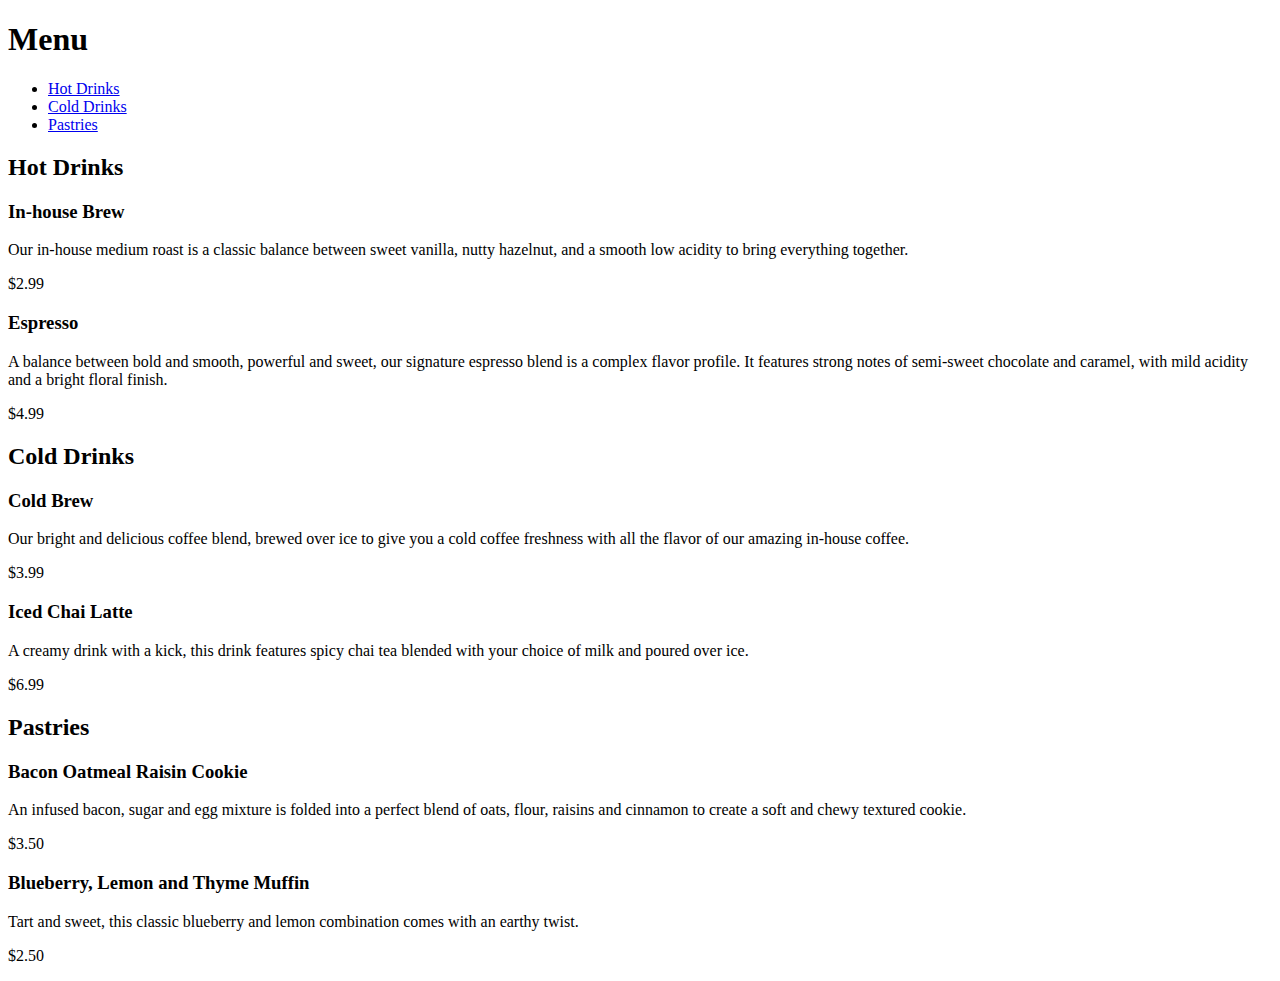
<file: coffee-shop-exercise/day-01/menu.html>
<!DOCTYPE html>
<html lang="en">
<head>
    <meta charset="UTF-8">
    <meta name="viewport" content="width=device-width, initial-scale=1.0">
    <meta http-equiv="X-UA-Compatible" content="ie=edge">
    <title>Welcome to Nitro Coffee</title>
</head>
<body>
    <header>
        <h1>Menu</h1>
        <nav>
            <ul>
                <li>
                    <a href="#">Hot Drinks</a>
                </li>
                <li>
                    <a href="#">Cold Drinks</a>
                </li>
                <li>
                    <a href="#">Pastries</a>
                </li>
            </ul>
        </nav>
    </header>
    <main>
        <section>        
            <article class="category">
                <h2>Hot Drinks</h2>
                <article class="category__item">
                    <h3>
                        In-house Brew
                    </h3>
                    <p>
                        Our in-house medium roast is a classic balance between sweet vanilla, nutty hazelnut, and a smooth low acidity to bring everything together. 
                    </p>
                    <p>
                        $2.99
                    </p>
                </article>

                <article class="category__item">
                    <h3>
                        Espresso
                    </h3>
                    <p>
                        A balance between bold and smooth, powerful and sweet, our signature espresso blend is a complex flavor profile. 
                        It features strong notes of semi-sweet chocolate and caramel, with mild acidity and a bright floral finish.
                    </p>
                    <p>
                        $4.99
                    </p>
                </article>
            </article>  

            <article class="category">
                <h2>Cold Drinks</h2>
                <article class="category__item">
                    <h3>
                        Cold Brew
                    </h3>
                    <p>
                        Our bright and delicious coffee blend, brewed over ice to give you a cold coffee freshness with all the flavor of our amazing in-house coffee. 
                    </p>
                    <p>
                        $3.99
                    </p>
                </article>

                <article class="category__item">
                    <h3>
                        Iced Chai Latte
                    </h3>
                    <p>
                        A creamy drink with a kick, this drink features spicy chai tea blended with your choice of milk and poured over ice. 
                    </p>
                    <p>
                        $6.99
                    </p>
                </article>
            </article>  

            <article class="category">
                <h2>Pastries</h2>
                <article class="category__item">
                    <h3>
                        Bacon Oatmeal Raisin Cookie
                    </h3>
                    <p>
                        An infused bacon, sugar and egg mixture is folded into a perfect blend of oats, flour, raisins and cinnamon to create a soft and chewy textured cookie. 
                    </p>
                    <p>
                        $3.50
                    </p>
                </article>

                <article class="category__item">
                    <h3>
                        Blueberry, Lemon and Thyme Muffin
                    </h3>
                    <p>
                        Tart and sweet, this classic blueberry and lemon combination comes with an earthy twist. 
                    </p>
                    <p>
                        $2.50
                    </p>
                </article>
            </article>  
        </section>
    </main>
    
</body>
</html>
</file>
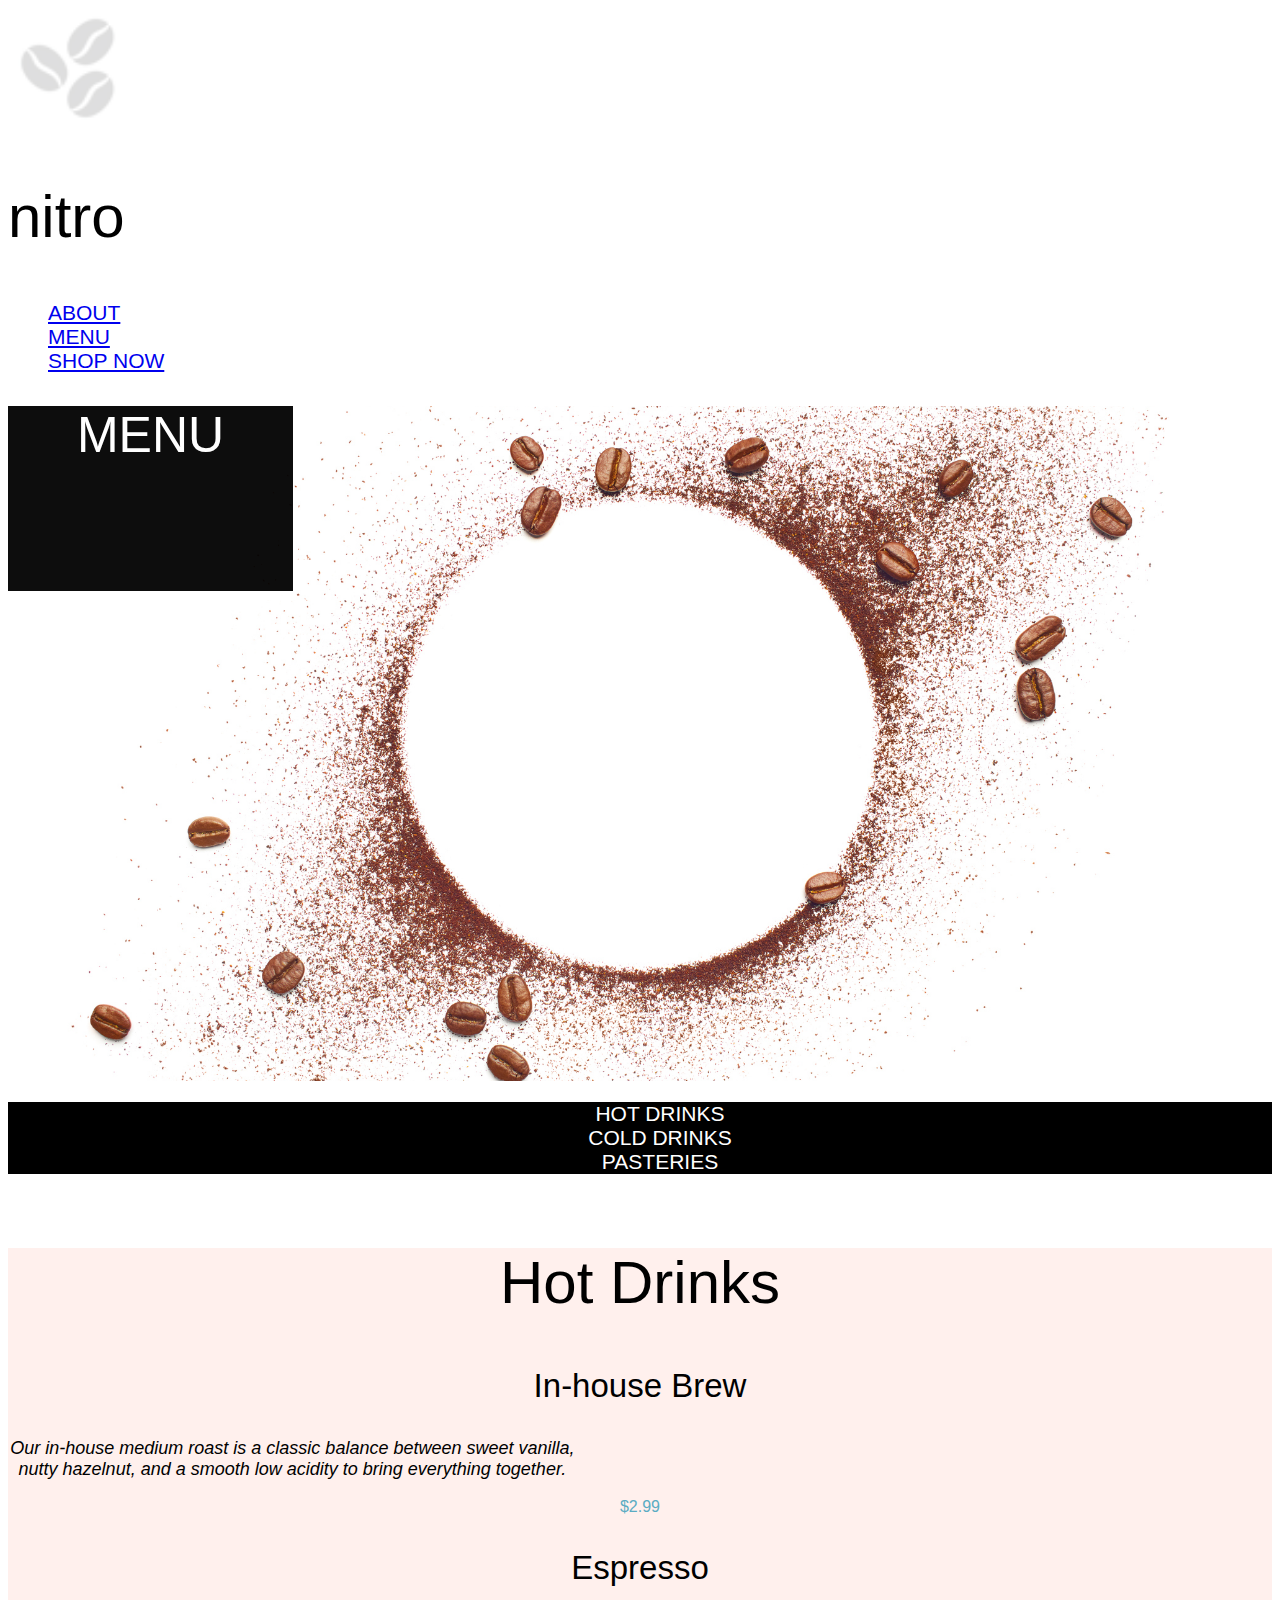
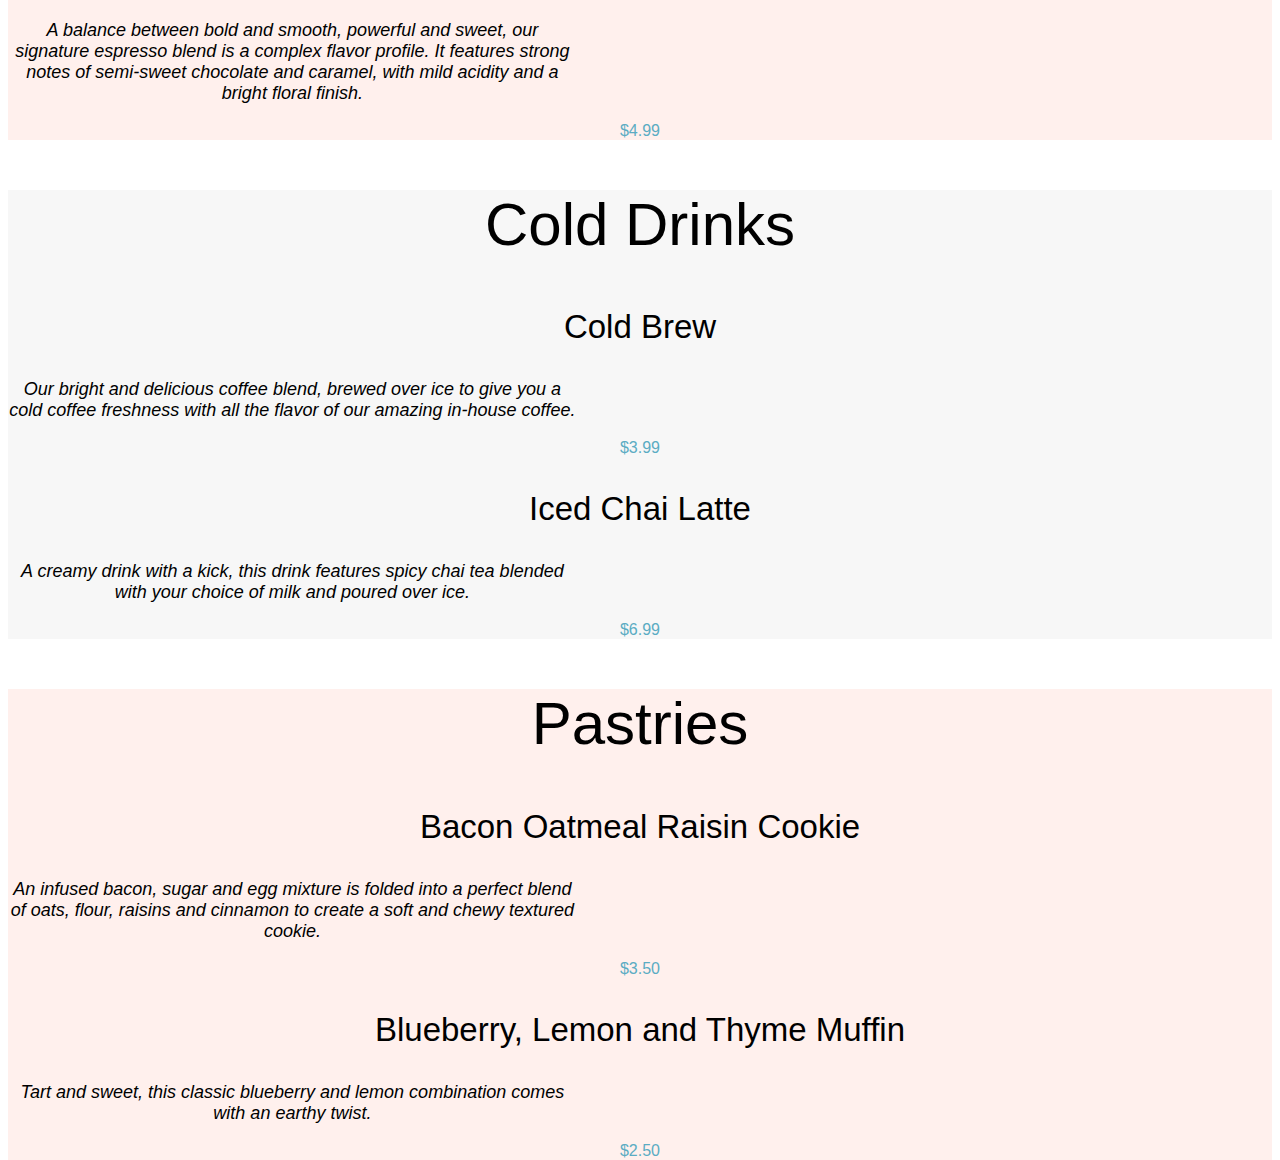
<file: coffee-shop-exercise/day-02/menu.html>
<!DOCTYPE html>
<html lang="en">
<head>
    <meta charset="UTF-8">
    <meta name="viewport" content="width=device-width, initial-scale=1.0">
    <meta http-equiv="X-UA-Compatible" content="ie=edge">
    <title>Welcome to Nitro Coffee</title>
    <link rel="stylesheet" href="styles.css">
</head>
<body>
    <header>
        <!-- need to work on background image -->
        <!-- <img src="../assets/coffee-circle.jpg" alt="Coffee Circle Image"> -->
        <nav>
            <img id="logobeans_image" src="../assets/logobeans.png" alt="Nitro">
            <h2>nitro</h2>
            <ul class="nav_items">
                <li>
                    <a href="#" class="nav_link">ABOUT</a>
                </li>
                <li>
                    <a href="#" class="nav_link">MENU</a>
                </li>
                <li>
                    <a href="#" class="nav_link">SHOP NOW</a>
                </li>
            </ul>
        </nav>
        <section class="coffee_background">
            <h1 class="menu_title">MENU</h1>
        </section>
        
        <nav class="nav_submenu_items">
            <ul class="nav_items">
                <li>
                    HOT DRINKS
                </li>
                <li>
                    COLD DRINKS
                </li>
                <li>
                PASTERIES
                </li>
            </ul>
        </nav>
      
    
    </header>
    <main>
        <section class="category_section">        
            <article class="category">
                <h2 class="category_title">Hot Drinks</h2>
                <article class="category__item">
                    <h3>
                        In-house Brew
                    </h3>
                    <p class="item__description">
                        Our in-house medium roast is a classic balance between sweet vanilla, nutty hazelnut, and a smooth low acidity to bring everything together. 
                    </p>
                    <p class="price">
                        $2.99
                    </p>
                </article>

                <article class="category__item">
                    <h3>
                        Espresso
                    </h3>
                    <p class="item__description">
                        A balance between bold and smooth, powerful and sweet, our signature espresso blend is a complex flavor profile. 
                        It features strong notes of semi-sweet chocolate and caramel, with mild acidity and a bright floral finish.
                    </p>
                    <p class="price">
                        $4.99
                    </p>
                </article>
            </article>  

            <article class="category cold_category">
                <h2 class="category_title">Cold Drinks</h2>
                <article class="category__item">
                    <h3>
                        Cold Brew
                    </h3>
                    <p class="item__description">
                        Our bright and delicious coffee blend, brewed over ice to give you a cold coffee freshness with all the flavor of our amazing in-house coffee. 
                    </p>
                    <p class="price">
                        $3.99
                    </p>
                </article>

                <article class="category__item">
                    <h3>
                        Iced Chai Latte
                    </h3>
                    <p class="item__description">
                        A creamy drink with a kick, this drink features spicy chai tea blended with your choice of milk and poured over ice. 
                    </p>
                    <p class="price">
                        $6.99
                    </p>
                </article>
            </article>  

            <article class="category">
                <h2 class="category_title">Pastries</h2>
                <article class="category__item">
                    <h3>
                        Bacon Oatmeal Raisin Cookie
                    </h3>
                    <p class="item__description">
                        An infused bacon, sugar and egg mixture is folded into a perfect blend of oats, flour, raisins and cinnamon to create a soft and chewy textured cookie. 
                    </p>
                    <p class="price">
                        $3.50
                    </p>
                </article>

                <article class="category__item">
                    <h3>
                        Blueberry, Lemon and Thyme Muffin
                    </h3>
                    <p class="item__description">
                        Tart and sweet, this classic blueberry and lemon combination comes with an earthy twist. 
                    </p>
                    <p class="price">
                        $2.50
                    </p>
                </article>
            </article>  
        </section>
    </main>
    
</body>
</html>
</file>
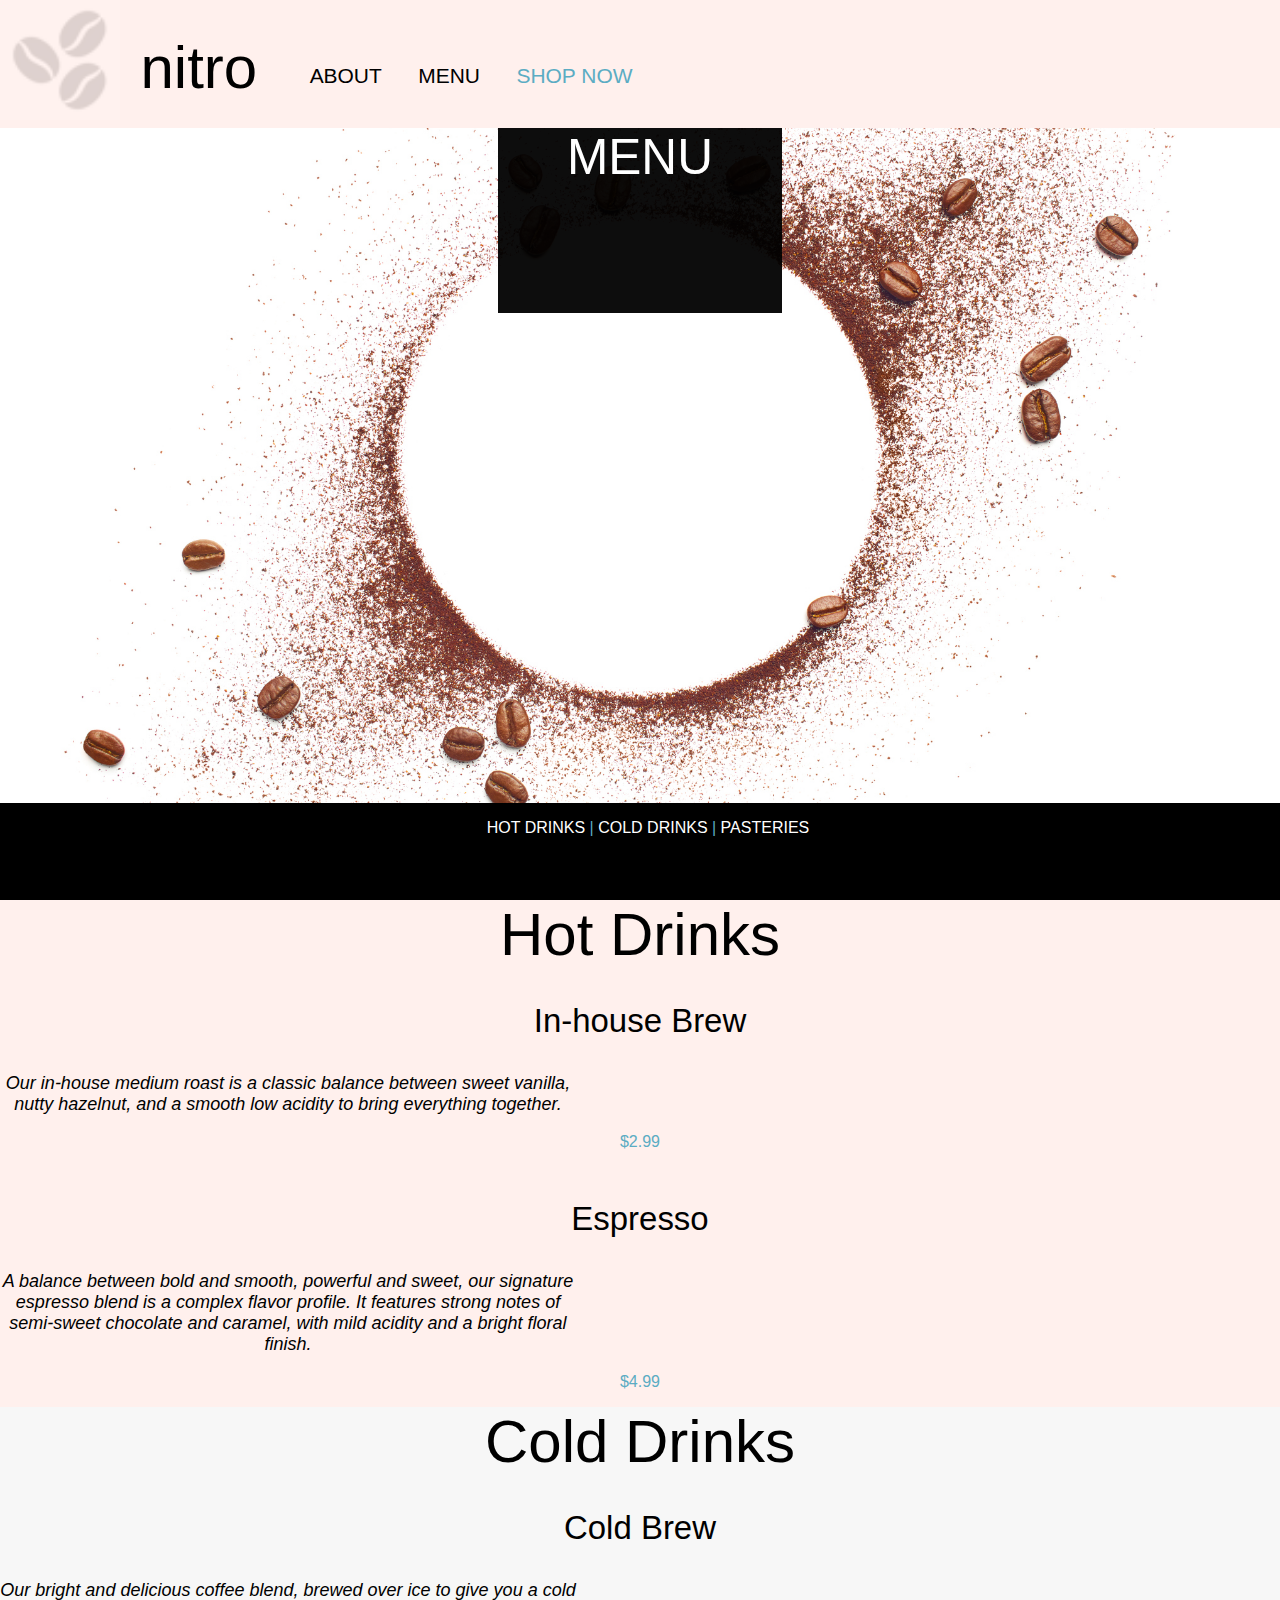
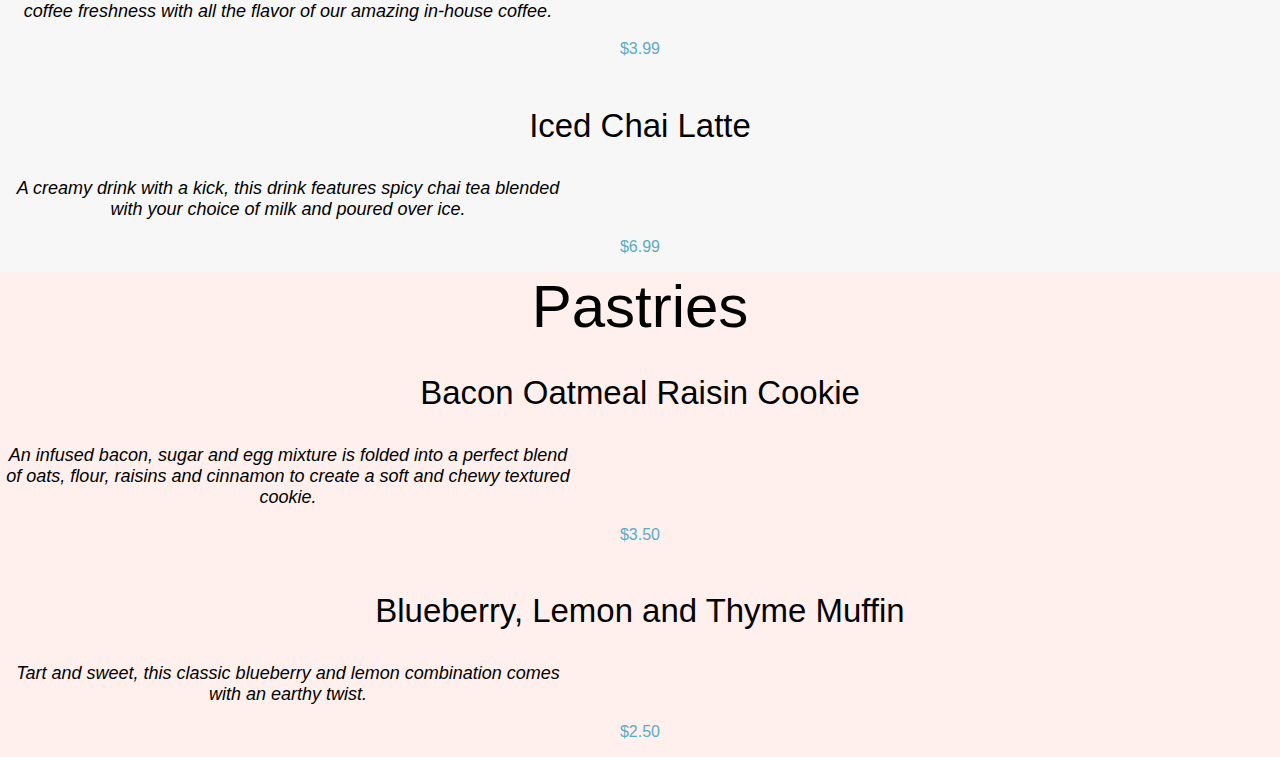
<file: coffee-shop-exercise/day-04/menu.html>
<!DOCTYPE html>
<html lang="en">
<head>
    <meta charset="UTF-8">
    <meta name="viewport" content="width=device-width, initial-scale=1.0">
    <meta http-equiv="X-UA-Compatible" content="ie=edge">
    <title>Welcome to Nitro Coffee</title>
    <link rel="stylesheet" href="styles.css">
    <link rel="stylesheet" href="menu.css">
</head>
<body>
    <header >
        <!-- need to work on background image -->
        <!-- <img src="../assets/coffee-circle.jpg" alt="Coffee Circle Image"> -->
        
        <nav class="main_nav">
            <img id="logobeans_image" src="../assets/logobeans.png" alt="Nitro">
            <h2 class="nav_items">nitro</h2>
            <ul class="nav_items">
                <li class="nav_link">
                    <a href="#" >ABOUT</a>
                </li>
                <li class="nav_link">
                    <a href="#">MENU</a>
                </li>
                <li class="nav_link">
                    <a href="#" class="colored_link">SHOP NOW</a>
                </li>
            </ul>
        </nav>
        <section class="coffee_background">
            <h1 class="menu_title">MENU</h1>
        </section>
        
        <nav class="nav_submenu_items">
            <ul class="nav_items">
                <li>
                    HOT DRINKS <span class="seperator">|</span>
                </li>
                <li>
                    COLD DRINKS <span  class="seperator">|</span>
                </li>
                <li>
                PASTERIES
                </li>
            </ul>
        </nav>
      
    
    </header>
    <main>
        <section class="category_section">        
            <article class="category">
                <h2 class="category_title">Hot Drinks</h2>
                <article class="category__item">
                    <h3>
                        In-house Brew
                    </h3>
                    <p class="item__description">
                        Our in-house medium roast is a classic balance between sweet vanilla, nutty hazelnut, and a smooth low acidity to bring everything together. 
                    </p>
                    <p class="price">
                        $2.99
                    </p>
                </article>

                <article class="category__item">
                    <h3>
                        Espresso
                    </h3>
                    <p class="item__description">
                        A balance between bold and smooth, powerful and sweet, our signature espresso blend is a complex flavor profile. 
                        It features strong notes of semi-sweet chocolate and caramel, with mild acidity and a bright floral finish.
                    </p>
                    <p class="price">
                        $4.99
                    </p>
                </article>
            </article>  

            <article class="category cold_category">
                <h2 class="category_title">Cold Drinks</h2>
                <article class="category__item">
                    <h3>
                        Cold Brew
                    </h3>
                    <p class="item__description">
                        Our bright and delicious coffee blend, brewed over ice to give you a cold coffee freshness with all the flavor of our amazing in-house coffee. 
                    </p>
                    <p class="price">
                        $3.99
                    </p>
                </article>

                <article class="category__item">
                    <h3>
                        Iced Chai Latte
                    </h3>
                    <p class="item__description">
                        A creamy drink with a kick, this drink features spicy chai tea blended with your choice of milk and poured over ice. 
                    </p>
                    <p class="price">
                        $6.99
                    </p>
                </article>
            </article>  

            <article class="category">
                <h2 class="category_title">Pastries</h2>
                <article class="category__item">
                    <h3>
                        Bacon Oatmeal Raisin Cookie
                    </h3>
                    <p class="item__description">
                        An infused bacon, sugar and egg mixture is folded into a perfect blend of oats, flour, raisins and cinnamon to create a soft and chewy textured cookie. 
                    </p>
                    <p class="price">
                        $3.50
                    </p>
                </article>

                <article class="category__item">
                    <h3>
                        Blueberry, Lemon and Thyme Muffin
                    </h3>
                    <p class="item__description">
                        Tart and sweet, this classic blueberry and lemon combination comes with an earthy twist. 
                    </p>
                    <p class="price">
                        $2.50
                    </p>
                </article>
            </article>  
        </section>
    </main>
    
</body>
</html>
</file>
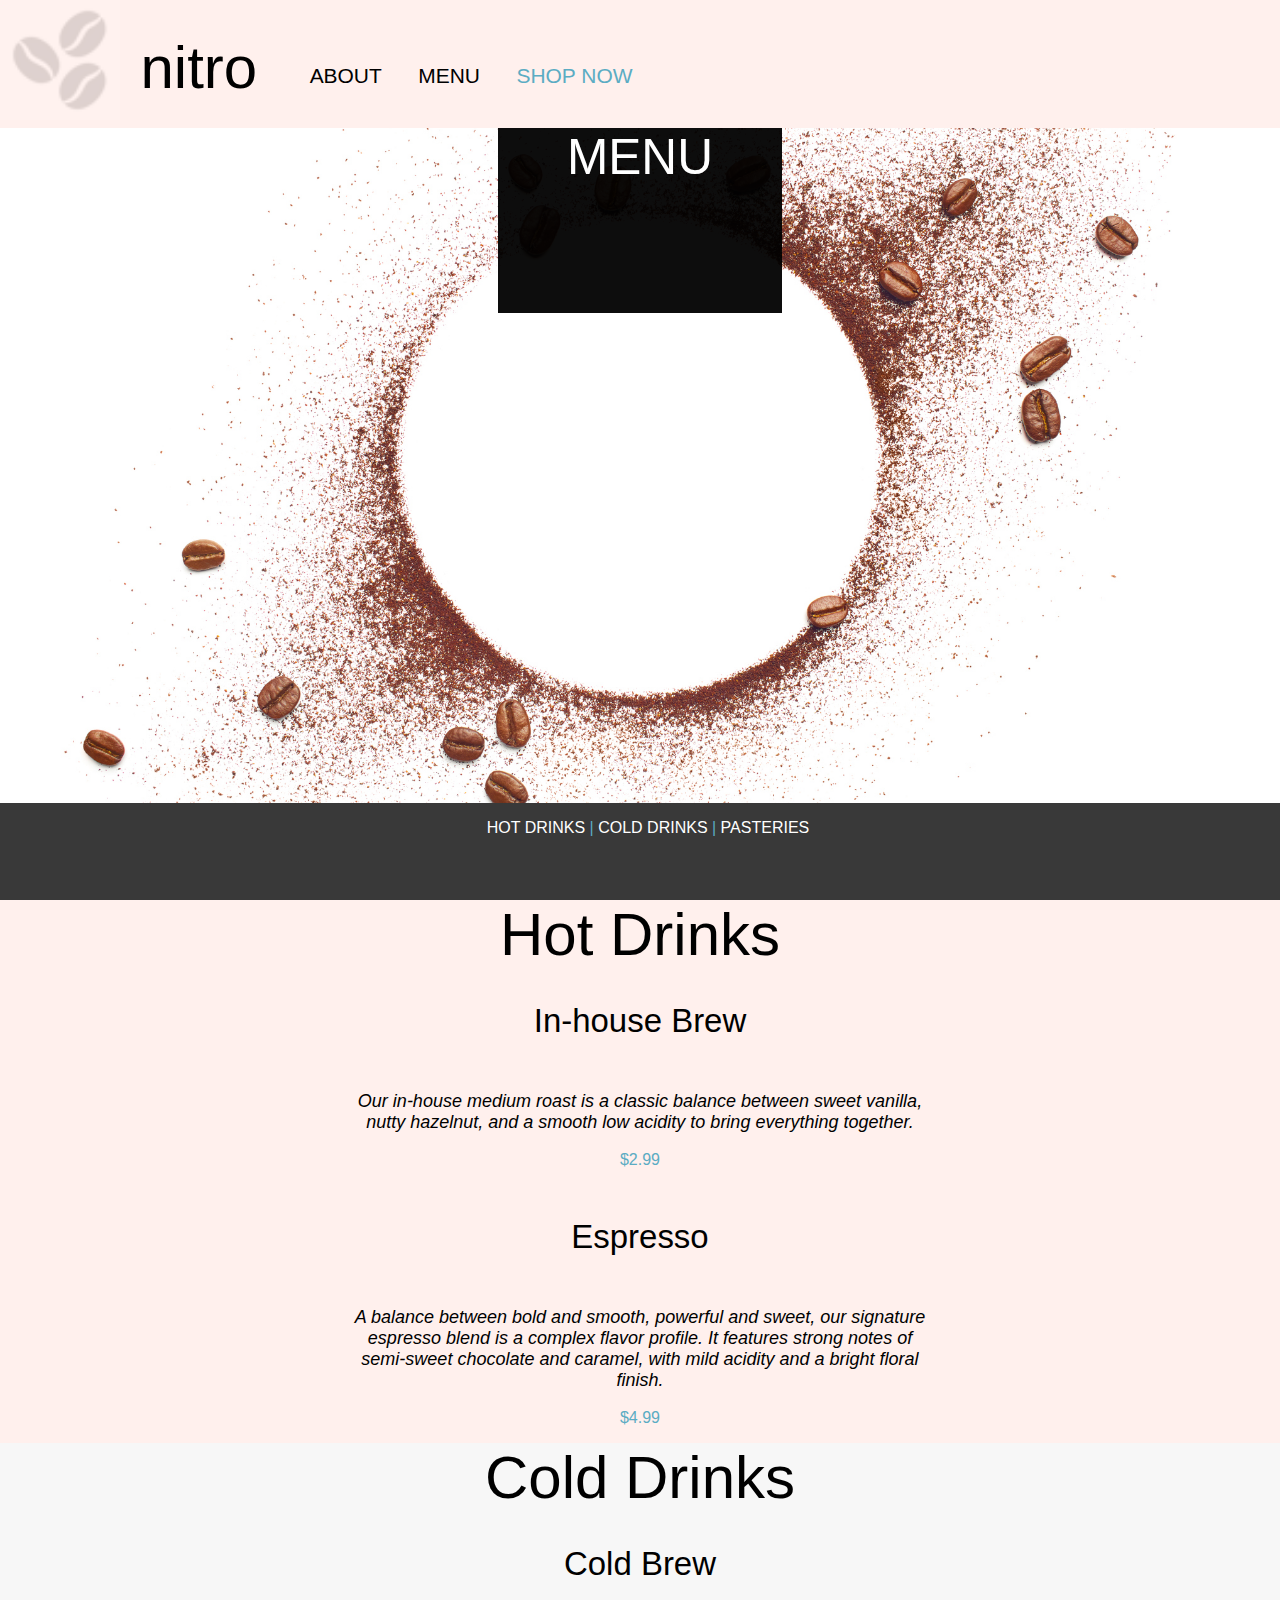
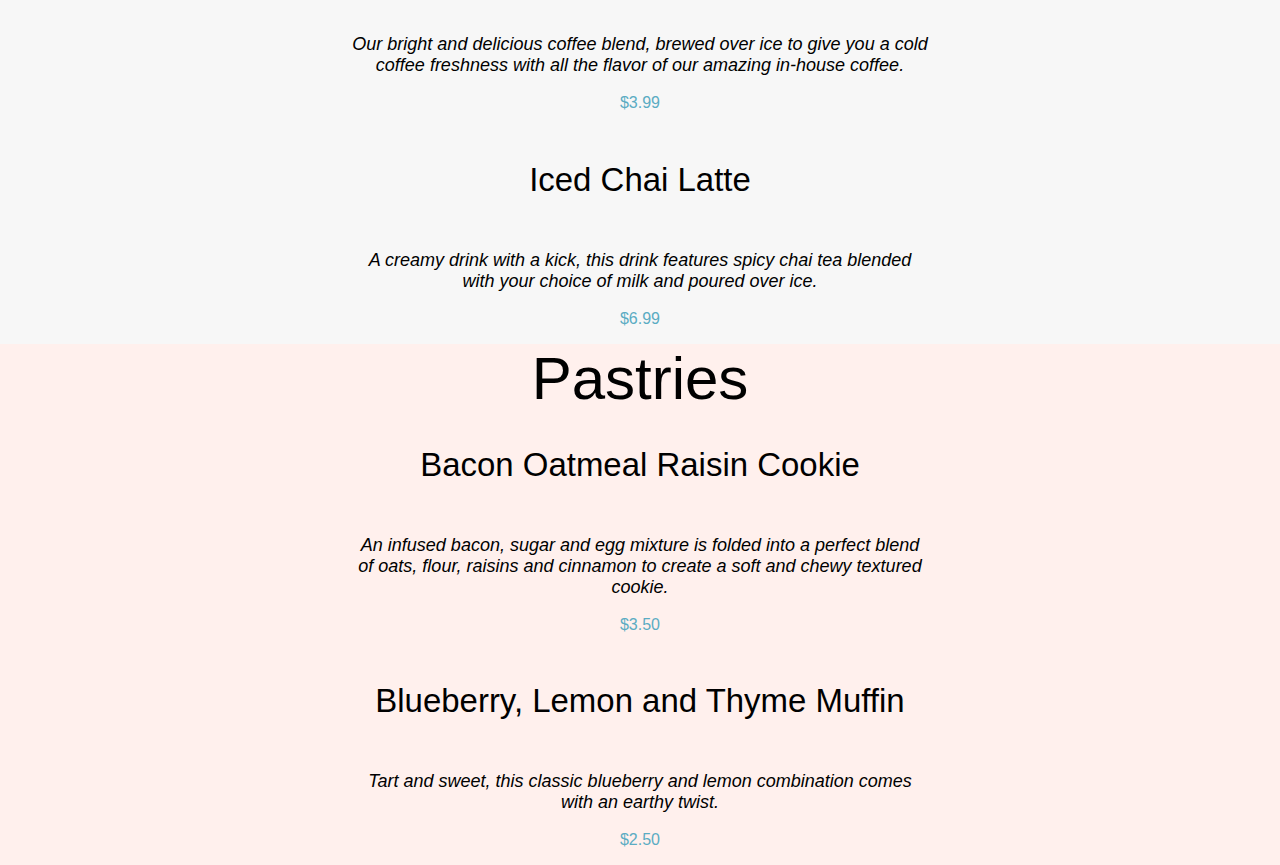
<file: coffee-shop-exercise/day-05/pages/menu.html>
<!DOCTYPE html>
<html lang="en">
<head>
    <meta charset="UTF-8">
    <meta name="viewport" content="width=device-width, initial-scale=1.0">
    <meta http-equiv="X-UA-Compatible" content="ie=edge">
    <title>Welcome to Nitro Coffee</title>
    <link rel="stylesheet" href="../css/main.css">
    <link rel="stylesheet" href="../css/menu.css">
</head>
<body>
    <header >
        
        <nav class="main_nav">
            <a href="../index.html">
                <img id="logobeans_image" src="../../assets/logobeans.png" alt="Nitro">
            </a>
            <h2 class="nav_items">nitro</h2>
            <ul class="nav_items">
                <li class="nav_link">
                    <a href="../index.html" >ABOUT</a>
                </li>
                <li class="nav_link">
                    <a href="menu.html">MENU</a>
                </li>
                <li class="nav_link">
                    <a href="menu.html" class="colored_link">SHOP NOW</a>
                </li>
            </ul>
        </nav>
        <section class="coffee_background">
            <h1 class="menu_title">MENU</h1>
        </section>
        
        <nav class="nav_submenu_items">
            <ul class="nav_items">
                <li>
                    HOT DRINKS <span class="seperator">|</span>
                </li>
                <li>
                    COLD DRINKS <span  class="seperator">|</span>
                </li>
                <li>
                PASTERIES
                </li>
            </ul>
        </nav>
      
    
    </header>
    <main>
        <section class="category_section">        
            <article class="category">
                <h2 class="category_title">Hot Drinks</h2>
                <article class="category__item">
                    <h3>
                        In-house Brew
                    </h3>
                    <p class="item__description">
                        Our in-house medium roast is a classic balance between sweet vanilla, nutty hazelnut, and a smooth low acidity to bring everything together. 
                    </p>
                    <p class="price">
                        $2.99
                    </p>
                </article>

                <article class="category__item">
                    <h3>
                        Espresso
                    </h3>
                    <p class="item__description">
                        A balance between bold and smooth, powerful and sweet, our signature espresso blend is a complex flavor profile. 
                        It features strong notes of semi-sweet chocolate and caramel, with mild acidity and a bright floral finish.
                    </p>
                    <p class="price">
                        $4.99
                    </p>
                </article>
            </article>  

            <article class="category cold_category">
                <h2 class="category_title">Cold Drinks</h2>
                <article class="category__item">
                    <h3>
                        Cold Brew
                    </h3>
                    <p class="item__description">
                        Our bright and delicious coffee blend, brewed over ice to give you a cold coffee freshness with all the flavor of our amazing in-house coffee. 
                    </p>
                    <p class="price">
                        $3.99
                    </p>
                </article>

                <article class="category__item">
                    <h3>
                        Iced Chai Latte
                    </h3>
                    <p class="item__description">
                        A creamy drink with a kick, this drink features spicy chai tea blended with your choice of milk and poured over ice. 
                    </p>
                    <p class="price">
                        $6.99
                    </p>
                </article>
            </article>  

            <article class="category">
                <h2 class="category_title">Pastries</h2>
                <article class="category__item">
                    <h3>
                        Bacon Oatmeal Raisin Cookie
                    </h3>
                    <p class="item__description">
                        An infused bacon, sugar and egg mixture is folded into a perfect blend of oats, flour, raisins and cinnamon to create a soft and chewy textured cookie. 
                    </p>
                    <p class="price">
                        $3.50
                    </p>
                </article>

                <article class="category__item">
                    <h3>
                        Blueberry, Lemon and Thyme Muffin
                    </h3>
                    <p class="item__description">
                        Tart and sweet, this classic blueberry and lemon combination comes with an earthy twist. 
                    </p>
                    <p class="price">
                        $2.50
                    </p>
                </article>
            </article>  
        </section>
    </main>
    
</body>
</html>
</file>
<file: coffee-shop-exercise/day-02/styles.css>
html{
    height: 100%;
}
body{
    font-family: Helvetica;
    height: inherit;
}

header{
    height: inherit;
}

.header{
    height: auto;
    background-color: #FFF0ED;
}

#logobeans_image {
    height: 120px;
}

.illustration{
    height: 238px;
}

h1, h2{
    font-size: 60px;
    font-weight: 100;
}

h3{
    font-size: 33px;
    font-weight: 100;
}

.coffee_background {
    background: url('../assets/coffee-circle.jpg') center/cover;
    /* background-image: url('../assets/coffee-circle.jpg');
    background-position: center;
    background-size: cover; */
    height: 75%;
}
.menu_title{
    background-color: rgba(0,0,0,0.95);
    color: #fff;
    width: 285px;
    height: 185px;
    text-align: center;
    font-size: 50px;
}

.nav_items {
    list-style: none;
    font-size: 21px;
}


.nav_submenu_items{
    text-align: center;
    color: #fff;
    background-color: black;
}

.nav_link {
    font-size: 21px;
}

.coffee_description{
    font-size: 21px;
    width: 28%;
}

.landing_page_button{
    background-color: #5BACC3;
    width: 180px;
    height: 55px;
    cursor: pointer;
}

.big_coffee_bag{
    height: 548px;
}

.category_section{
    margin-top: 340px;
}

.category{
    background-color: #FFF0ED;
}



.cold_category {
    background-color: #f7f7f7;
}

.category_title {
    text-align: center;
}

.category__item{
    text-align: center;
}

.item__description {
    font-size: 18px;
    width: 45%;
    font-style: italic;
}

.price {
    color: #5BACC3 ;
}

.discount_text{
    font-size: 45px;
}

.icon{
    height: 50px;
}
</file>
<file: coffee-shop-exercise/day-05/css/main.css>
*{
    box-sizing: border-box;
}

html{
    height: 100%;
}
body{
    font-family: Helvetica;
    height: inherit;
    margin: 0;
}

header{
    height: inherit;
}

.header{
    height: auto;
    background-color: #FFF0ED;
    padding-bottom: 2rem;
}

.main_nav{
    background-color: #FFF0ED;
    height: 8rem;
}

#logobeans_image {
    height: 7.5rem;
}


.illustration{
    height: 14.875rem;
}



h1, h2{
    font-size: 3.75rem;
    font-weight: 100;
    margin:0;
}

h3{
    font-size: 2.06rem;
    font-weight: 100;
}



.nav_items {
    list-style: none;
    padding: 0;
    display: inline-block;
    margin-left: 1rem;
    vertical-align: middle; /*works only with inline-block*/
    margin-bottom: 6rem;
}


.nav_submenu_items{
    text-align: center;
    color: #fff;
    background-color: #393939;
}

a[href]{
    text-decoration: none;
    color: black;
}

a.colored_link{
    color: #5BACC3 ;
}

ul li{
    display: inline-block;
}
.nav_link {
    font-size: 1.31rem;
    /* display: inline-block; */
    margin-left: 2rem;
}

.coffee-intro{
    display: inline-block;
    margin-left: 8rem;
    padding-top: 3rem;
}

.coffee_description{
    font-size: 1.31rem;
    width: 28%;
}

.landing_page_button{
    background-color: #5BACC3;
    width: 11.25rem;
    height: 3.44rem;
    cursor: pointer;
    color: #fff;
    font-size: 1.3125rem;
}

.big_coffee_bag{
    height: 30rem;
    display: inline-block;
    vertical-align: middle;
}

.products-section {
    background-color: #f7f7f7;
    height: 40.625rem;
}

.product-header{
    text-align: center;
    padding: 1rem 0;
}
.product {
    width: 27.1875rem;
    height: 27.6875rem;
    border-radius: 0.625rem;
    box-shadow: 0 0.3125rem 0.5625rem -0.0625rem rgba(0, 0, 0, 0.25);
    display: inline-block;
    margin-left: 3rem;
    background-color: #fff;
}

.product__image{
    /* make image in the card central */
    display: block;
    margin-left: auto;
    margin-right: auto;
    margin-top: 3.5rem;
}

.product__title {
    text-align: center;
}

.product__price {
    text-align: center;
    color: #5BACC3;
    font-size: 2.0625rem;
}

.products-section__button{
    display: block;
    margin: 1.5rem auto 0 auto;
}

.discount-banner{
    width: 71.0625rem;
    height: 11.875rem;
    background-color: rgba(0, 0, 0, 0.85);
    font-size: 2.8125rem;
    color: white;
    text-align: center;
    margin: 8rem auto;
}

.discount-banner__text{
    padding-top: 4.5rem;
}

.banner__text--emphasis{
    font-weight: bold;
}

.footer{
    height: auto;
    background-color: #FFF0ED;
    padding-bottom: 2rem;
}

.footer__item {
    display: inline-block;
    margin-left: 10rem;
    
}

.footer__item--icon{
    margin-right: 1rem;
}
</file>
<file: coffee-shop-exercise/day-06/css/main.css>
*{
    box-sizing: border-box;
}

html{
    height: 100%;
}
body{
    font-family: Helvetica;
    height: inherit;
    margin: 0;
}

header{
    height: inherit;
}

.header{
    height: auto;
    background-color: #FFF0ED;
    padding-bottom: 2rem;
}

.main_nav{
    background-color: #FFF0ED;
    display: flex;
    align-items: center;
}

#logobeans_image {
    height: 5rem;
}


.illustration{
    height: 14.875rem;
}



h1, h2{
    font-size: 3.75rem;
    font-weight: 100;
    margin:0;
}

h3{
    font-size: 2.06rem;
    font-weight: 100;
}



.nav_items {
    list-style: none;
    width: 100%;
}

.nav-items__links{
    display: flex;
    justify-content: space-around;
    width: 50%;
}


.nav_submenu_items{
    text-align: center;
    color: #fff;
    background-color: #393939;
}

a[href]{
    text-decoration: none;
    color: black;
}

a.colored_link{
    color: #5BACC3 ;
}

ul li{
    display: inline-block;
}
.nav_link {
    font-size: 1.31rem;
    /* display: inline-block; */
    /* margin-left: 2rem; */
}

.coffee-intro{
    display: inline-block;
    margin-left: 8rem;
    padding-top: 3rem;
    width: 50rem;
}

.coffee_description{
    font-size: 1.31rem;
    width: 55%;
}

.landing_page_button{
    background-color: #5BACC3;
    width: 11.25rem;
    height: 3.44rem;
    cursor: pointer;
    color: #fff;
    font-size: 1.3125rem;
}

.big_coffee_bag{
    height: 30rem;
    display: inline-block;
    vertical-align: middle;
}

.products-section {
    background-color: #f7f7f7;
    height: 40.625rem;
}

.product-header{
    text-align: center;
    padding: 1rem 0;
}

.products {
    display: flex;
    justify-content: space-evenly;
}

.product {
    width: 20rem;
    height: 27.6875rem;
    border-radius: 0.625rem;
    box-shadow: 0 0.3125rem 0.5625rem -0.0625rem rgba(0, 0, 0, 0.25);
    /* display: inline-block;
    margin-left: 3rem; */
    background-color: #fff;
    display: flex;
    flex-direction: column;
    justify-content: center;
    align-items: center;
}

.product-details{
    /* display: flex;
    flex-direction: column; */
    width: 90%;
}

.product-detail{
    display: flex;
    justify-content: space-between;
}
.product-details__title {
    margin-bottom: 0;
}

.product-details__price {
    /* text-align: center; */
    color: #5BACC3;
    font-size: 2.0625rem;
    margin: 0;
}

.products-section__button{
    display: block;
    margin: 1.5rem auto 0 auto;
}

.branding-section {
    display: flex;
    flex-direction: column;
    align-items: center;
}

.branding {
    display: flex;
    margin-top: 5rem;
    margin-right: 5rem;
    justify-content: center;
}

.learn-more {
    display: flex;
    flex-direction: column;
    height: 27.1875rem;
    justify-content: space-evenly;
    width: 50%;
}

.learn-more__icons{
    display: flex;
    width: 20rem;
    justify-content: space-between;
}

.learn-more__icon{
    height: 3.4375rem;
}

.tilted-can-background{
    background-image: url(../../assets/coldbrewbackground.png);
    width: 27.1875rem;
    height: 27.1875rem;
}

.cold-brew-background{
    width:25rem;
    position: absolute;
    z-index:-1;
}

.tilted-can{
    z-index: 2;
    margin-left: 7rem;
    margin-top: 4rem;
}

.discount-banner{
    background-color: rgba(0, 0, 0, 0.85);
    font-size: 2.5rem;
    color: white;
    text-align: center;
    margin-bottom: 4rem;
    margin-top: 2rem;
    width: 63.75rem;
    margin-left: 4rem;
}

.discount-banner__text{
    /* padding-top: 4.5rem; */
}

.banner__text--emphasis{
    font-weight: bold;
}

.footer{
    height: auto;
    background-color: #FFF0ED;
    padding-bottom: 2rem;
}

.footer__item {
    display: inline-block;
    margin-left: 10rem;
    
}

.footer__item--icon{
    margin-right: 1rem;
}
</file>
<file: coffee-shop-exercise/day-07/css/main.css>
*{
    box-sizing: border-box;
}

html{
    height: 100%;
}
body{
    font-family: Helvetica;
    height: inherit;
    margin: 0;
}

header{
    height: inherit;
}

.header{
    height: 45rem;
    background-color: #FFF0ED;
    padding-bottom: 2rem;
}

.main_nav{
    background-color: #FFF0ED;
    display: flex;
    align-items: center;
}

.logobeans_image {
    height: 5rem;
}

.footer-left-positioning{
    position: absolute;
    left: 4rem;
}

.footer-right-positioning {
    position: relative;
    top: 4rem;
    left: 2rem;
}


.illustration{
    height: 14.875rem;
}



h1, h2{
    font-size: 3.75rem;
    font-weight: 100;
    margin:0;
}

h3{
    font-size: 2.06rem;
    font-weight: 100;
}



.nav_items {
    list-style: none;
    width: 100%;
}

.nav-items__links{
    display: flex;
    justify-content: space-around;
    width: 50%;
}


.nav_submenu_items{
    text-align: center;
    color: #fff;
    background-color: #393939;
}

a[href]{
    text-decoration: none;
    color: black;
}

a.colored_link{
    color: #5BACC3 ;
}

ul li{
    display: inline-block;
}
.nav_link {
    font-size: 1.31rem;
    /* display: inline-block; */
    /* margin-left: 2rem; */
}

.coffee-intro{
    display: inline-block;
    margin-left: 15rem;
    padding-top: 5rem;
    width: 40rem;
}

.coffee_description{
    font-size: 1.31rem;
    width: 55%;
}

.button-detail{
    position: relative;
}
.button-border{
    border: 2px solid black;
    width: 11.25rem;
    height: 3.44rem;
    position: absolute;
    left: -4px;
    bottom: 6px;
}

/* special case because its alignment is different */
.view-all-button-border-positioning{
    position: absolute;
    left: 41.5rem;
    bottom: 5px;
}

.landing_page_button{
    background-color: #5BACC3;
    width: 11.25rem;
    height: 3.44rem;
    cursor: pointer;
    color: #fff;
    font-size: 1.3125rem;
    border-style: none;
}

.big_coffee_bag{
    height: 30rem;
    display: inline-block;
    vertical-align: middle;
}

.products-section {
    background-color: #f7f7f7;
    height: 40.625rem;
}

.product-header{
    text-align: center;
    padding: 1rem 0;
}

.products {
    display: flex;
    justify-content: space-evenly;
}

.product {
    width: 20rem;
    height: 27.6875rem;
    border-radius: 0.625rem;
    box-shadow: 0 0.3125rem 0.5625rem -0.0625rem rgba(0, 0, 0, 0.25);
    /* display: inline-block;
    margin-left: 3rem; */
    background-color: #fff;
    display: flex;
    flex-direction: column;
    justify-content: center;
    align-items: center;
}

.product-details{
    /* display: flex;
    flex-direction: column; */
    width: 90%;
}

.product-detail{
    display: flex;
    justify-content: space-between;
}
.product-details__title {
    margin-bottom: 0;
}

.product-details__price {
    color: #5BACC3;
    font-size: 2.0625rem;
    margin: 0;
    font-weight: bold;
}

.products-section__button{
    display: block;
    margin: 1.5rem auto 0 auto;
}

.branding-section {
    display: flex;
    flex-direction: column;
    align-items: center;
}

.branding {
    display: flex;
    margin-top: 5rem;
    margin-right: 5rem;
    justify-content: center;
}

.learn-more {
    display: flex;
    flex-direction: column;
    height: 27.1875rem;
    justify-content: space-evenly;
    width: 50%;
}

.learn-more__icons{
    display: flex;
    width: 20rem;
    justify-content: space-between;
}

.learn-more__icon{
    height: 3.4375rem;
}

.tilted-can-background{
    position: relative;
    width: 25rem;
    height: 25rem; 
}

.tilted-can-border {
    width: 25.5rem;
    height: 25rem; 
    border: 2px solid #5bacc3;
    position: absolute;
    right: 1rem;
    bottom: 1.5rem;
}

.cold-brew-background{
    width:25rem;
    position: absolute;
    z-index:-1;
}

.tilted-can{
    z-index: 2;
    margin-left: 7rem;
    margin-top: 4rem;
}

.discount-banner{
    background-color: rgba(0, 0, 0, 0.85);
    font-size: 2.5rem;
    color: white;
    text-align: center;
    margin-bottom: 4rem;
    margin-top: 2rem;
    width: 68rem;
    margin-right: 5rem;
}

.banner__text--emphasis{
    font-weight: bold;
}

.footer{
    height: auto;
    background-color: #FFF0ED;
    padding-bottom: 2rem;
    position: relative;
}

.footer__item {
    display: inline-block;
    margin-left: 10rem;
    
}

.footer__item--icon{
    margin-right: 1rem;
}
</file>
<file: coffee-shop-exercise/day-09/scss/main.css>
* {
  -webkit-box-sizing: border-box;
          box-sizing: border-box;
}

html {
  height: 100%;
}

body {
  font-family: Helvetica;
  height: inherit;
  margin: 0;
}

header {
  height: inherit;
}

.header {
  height: 45rem;
  background-color: #FFF0ED;
  padding-bottom: 2rem;
}

.main_nav {
  background-color: #FFF0ED;
  display: -webkit-box;
  display: -ms-flexbox;
  display: flex;
  -webkit-box-align: center;
      -ms-flex-align: center;
          align-items: center;
}

.logobeans_image {
  height: 5rem;
}

.footer-left-positioning {
  position: absolute;
  left: 4rem;
}

.footer-right-positioning {
  position: relative;
  top: 4rem;
  left: 2rem;
}

.illustration {
  padding-top: 2rem;
}

h1, h2 {
  font-size: 3.75rem;
  font-weight: 100;
  margin: 0;
}

h3 {
  font-size: 2.06rem;
  font-weight: 100;
}

.nav_items {
  list-style: none;
  width: 100%;
}

.nav-items__links {
  display: -webkit-box;
  display: -ms-flexbox;
  display: flex;
  -ms-flex-pack: distribute;
      justify-content: space-around;
  width: 50%;
}

.nav_submenu_items {
  text-align: center;
  color: #fff;
  background-color: #393939;
}

a[href] {
  text-decoration: none;
  color: black;
}

a.colored_link {
  color: #5BACC3;
}

ul li {
  display: inline-block;
}

.nav_link {
  font-size: 1.31rem;
}

.coffee-intro {
  display: inline-block;
  margin-left: 15rem;
  padding-top: 5rem;
  width: 40rem;
}

.coffee_description {
  font-size: 1.31rem;
  width: 55%;
}

.button-detail {
  position: relative;
  padding-top: 1rem;
}

.button-border {
  border: 2px solid black;
  width: 11.25rem;
  height: 3.44rem;
  position: absolute;
  left: -4px;
  bottom: 6px;
  cursor: pointer;
}

.button-border:active {
  left: 0;
  bottom: 0;
}

/* special case because its alignment is different */
.view-all-button-border-positioning {
  position: absolute;
  left: 41.5rem;
  bottom: 5px;
}

.view-all-button-border-positioning:active {
  left: 42rem;
  bottom: 1px;
}

.landing_page_button {
  background-color: #5BACC3;
  width: 11.25rem;
  height: 3.44rem;
  cursor: pointer;
  color: #fff;
  font-size: 1.3125rem;
  border-style: none;
}

.big_coffee_bag {
  height: 30rem;
  display: inline-block;
  vertical-align: middle;
}

.products-section {
  background-color: #f7f7f7;
  height: 42rem;
}

.product-header {
  text-align: center;
  padding: 1rem 0;
}

.products {
  display: -webkit-box;
  display: -ms-flexbox;
  display: flex;
  -webkit-box-pack: space-evenly;
      -ms-flex-pack: space-evenly;
          justify-content: space-evenly;
}

.product {
  width: 20rem;
  height: 28rem;
  border-radius: 0.625rem;
  -webkit-box-shadow: 0 0.3125rem 0.5625rem -0.0625rem rgba(0, 0, 0, 0.25);
          box-shadow: 0 0.3125rem 0.5625rem -0.0625rem rgba(0, 0, 0, 0.25);
  background-color: #fff;
  display: -webkit-box;
  display: -ms-flexbox;
  display: flex;
  -webkit-box-orient: vertical;
  -webkit-box-direction: normal;
      -ms-flex-direction: column;
          flex-direction: column;
  -webkit-box-pack: center;
      -ms-flex-pack: center;
          justify-content: center;
  -webkit-box-align: center;
      -ms-flex-align: center;
          align-items: center;
}

.product-details {
  width: 100%;
  background-color: #FFF0ED;
  margin-top: 3.7rem;
  padding: 0 1rem;
  border-radius: 0.625rem;
  box-shadow: 0 0.3125rem 0.5625rem -0.0625rem rgba(0, 0, 0 , 0,25);
}

.product-detail {
  display: -webkit-box;
  display: -ms-flexbox;
  display: flex;
  -webkit-box-pack: justify;
      -ms-flex-pack: justify;
          justify-content: space-between;
}

.product-details__title {
  margin-bottom: 0;
}

.product-details__price {
  color: #5BACC3;
  font-size: 2.0625rem;
  margin: 0;
  font-weight: bold;
}

.products-section__button {
  display: block;
  margin: 1.5rem auto 0 auto;
}

.branding-section {
  display: -webkit-box;
  display: -ms-flexbox;
  display: flex;
  -webkit-box-orient: vertical;
  -webkit-box-direction: normal;
      -ms-flex-direction: column;
          flex-direction: column;
  -webkit-box-align: center;
      -ms-flex-align: center;
          align-items: center;
}

.branding {
  display: -webkit-box;
  display: -ms-flexbox;
  display: flex;
  margin-top: 5rem;
  margin-right: 5rem;
  -webkit-box-pack: center;
      -ms-flex-pack: center;
          justify-content: center;
}

.learn-more {
  display: -webkit-box;
  display: -ms-flexbox;
  display: flex;
  -webkit-box-orient: vertical;
  -webkit-box-direction: normal;
      -ms-flex-direction: column;
          flex-direction: column;
  height: 27.1875rem;
  -webkit-box-pack: space-evenly;
      -ms-flex-pack: space-evenly;
          justify-content: space-evenly;
  width: 50%;
}

.learn-more__icons {
  display: -webkit-box;
  display: -ms-flexbox;
  display: flex;
  width: 20rem;
  -webkit-box-pack: justify;
      -ms-flex-pack: justify;
          justify-content: space-between;
}

.learn-more__icon {
  height: 3.4375rem;
}

.tilted-can-background {
  position: relative;
  width: 25rem;
  height: 25rem;
}

.tilted-can-border {
  width: 25.5rem;
  height: 25rem;
  border: 2px solid #5bacc3;
  position: absolute;
  right: 1rem;
  bottom: 1.5rem;
  cursor: pointer;
}

.tilted-can-border:hover ~ .tilted-can {
  -webkit-animation-name: rotate-can;
          animation-name: rotate-can;
  -webkit-animation-duration: 2s;
          animation-duration: 2s;
  -webkit-animation-iteration-count: infinite;
          animation-iteration-count: infinite;
}

@-webkit-keyframes rotate-can {
  from {
    -webkit-transform: rotate(0deg);
            transform: rotate(0deg);
  }
  to {
    -webkit-transform: rotate(360deg);
            transform: rotate(360deg);
  }
}

@keyframes rotate-can {
  from {
    -webkit-transform: rotate(0deg);
            transform: rotate(0deg);
  }
  to {
    -webkit-transform: rotate(360deg);
            transform: rotate(360deg);
  }
}

.cold-brew-background {
  width: 25rem;
  position: absolute;
  z-index: -1;
}

.tilted-can {
  margin-left: 7rem;
  margin-top: 4rem;
  cursor: pointer;
}

.tilted-can:hover {
  -webkit-animation-name: rotate-can;
          animation-name: rotate-can;
  -webkit-animation-duration: 2s;
          animation-duration: 2s;
  -webkit-animation-iteration-count: infinite;
          animation-iteration-count: infinite;
}

@-webkit-keyframes background-color-change {
  from {
    background-color: rgba(0, 0, 0, 0.85);
  }
  to {
    background-color: #5bacc3;
  }
}

@keyframes background-color-change {
  from {
    background-color: rgba(0, 0, 0, 0.85);
  }
  to {
    background-color: #5bacc3;
  }
}

.discount-banner {
  background-color: rgba(0, 0, 0, 0.85);
  font-size: 2.5rem;
  color: white;
  text-align: center;
  margin-bottom: 4rem;
  margin-top: 2rem;
  width: 68rem;
  margin-right: 5rem;
  -webkit-animation-name: background-color-change;
          animation-name: background-color-change;
  -webkit-animation-duration: 2.5s;
          animation-duration: 2.5s;
  -webkit-animation-iteration-count: 2;
          animation-iteration-count: 2;
}

.banner__text--emphasis {
  font-weight: bold;
}

.footer {
  height: auto;
  background-color: #FFF0ED;
  padding-bottom: 2rem;
  position: relative;
}

.footer__item {
  display: inline-block;
  margin-left: 10rem;
}

.footer__item--icon {
  margin-right: 1rem;
}
/*# sourceMappingURL=main.css.map */
</file>
<file: coffee-shop-exercise/day-04/styles.css>
*{
    box-sizing: border-box;
}

html{
    height: 100%;
}
body{
    font-family: Helvetica;
    height: inherit;
    margin: 0;
}

header{
    height: inherit;
}

.header{
    height: auto;
    background-color: #FFF0ED;
}

.main_nav{
    background-color: #FFF0ED;
    height: 8rem;
}

#logobeans_image {
    height: 7.5rem;
}


.illustration{
    height: 14.875rem;
    
}

h1, h2{
    font-size: 3.75rem;
    font-weight: 100;
    margin:0;
}

h3{
    font-size: 2.06rem;
    font-weight: 100;
}



.nav_items {
    list-style: none;
    padding: 0;
    display: inline-block;
    margin-left: 1rem;
    vertical-align: middle;
    margin-bottom: 6rem;
}


.nav_submenu_items{
    text-align: center;
    color: #fff;
    background-color: black;
}

a[href]{
    text-decoration: none;
    color: black;
}

ul li{
    display: inline-block;
}
.nav_link {
    font-size: 1.31rem;
    /* display: inline-block; */
    margin-left: 2rem;
}

.coffee_description{
    font-size: 1.31rem;
    width: 28%;
}

.landing_page_button{
    background-color: #5BACC3;
    width: 11.25rem;
    height: 3.44rem;
    cursor: pointer;
}

.big_coffee_bag{
    height: 34.25rem;
}
</file>
<file: coffee-shop-exercise/day-04/menu.css>
.coffee_background {
    background: url('../assets/coffee-circle.jpg') center/cover;
    /* background-image: url('../assets/coffee-circle.jpg');
    background-position: center;
    background-size: cover; */
    height: 75%;
}

.menu_title{
    background-color: rgba(0,0,0,0.95);
    color: #fff;
    width: 17.8rem;
    height: 11.56rem;
    text-align: center;
    font-size: 3.1rem;
    margin: 0 auto;
}

a.colored_link, .seperator, .price{
    color: #5BACC3 ;
}

p.price{
    margin:0;
}


.category{
    background-color: #FFF0ED;
}


.cold_category {
    background-color: #f7f7f7;
}

.category_title {
    text-align: center;
}

.category__item{
    text-align: center;
    padding-bottom: 1rem;
}

.item__description {
    font-size: 1.125rem;
    width: 45%;
    font-style: italic;
}


.discount_text{
    font-size: 2.813rem;
}

.icon{
    height: 3.125rem;
}
</file>
<file: coffee-shop-exercise/day-05/css/menu.css>
.coffee_background {
    background: url('../../assets/coffee-circle.jpg') center/cover;
    /* background-image: url('../assets/coffee-circle.jpg');
    background-position: center;
    background-size: cover; */
    height: 75%;
}

.menu_title{
    background-color: rgba(0,0,0,0.95);
    color: #fff;
    width: 17.8rem;
    height: 11.56rem;
    text-align: center;
    font-size: 3.1rem;
    margin: 0 auto;
}

a.colored_link, .seperator, .price{
    color: #5BACC3 ;
}

p.price{
    margin:0;
}


.category{
    background-color: #FFF0ED;
}


.cold_category {
    background-color: #f7f7f7;
}

.category_title {
    text-align: center;
}

.category__item{
    text-align: center;
    padding-bottom: 1rem;
}

.item__description {
    font-size: 1.125rem;
    font-style: italic;
    width: 45%;
    display: inline-block;
}


.discount_text{
    font-size: 2.813rem;
}

.icon{
    height: 3.125rem;
}
</file>
